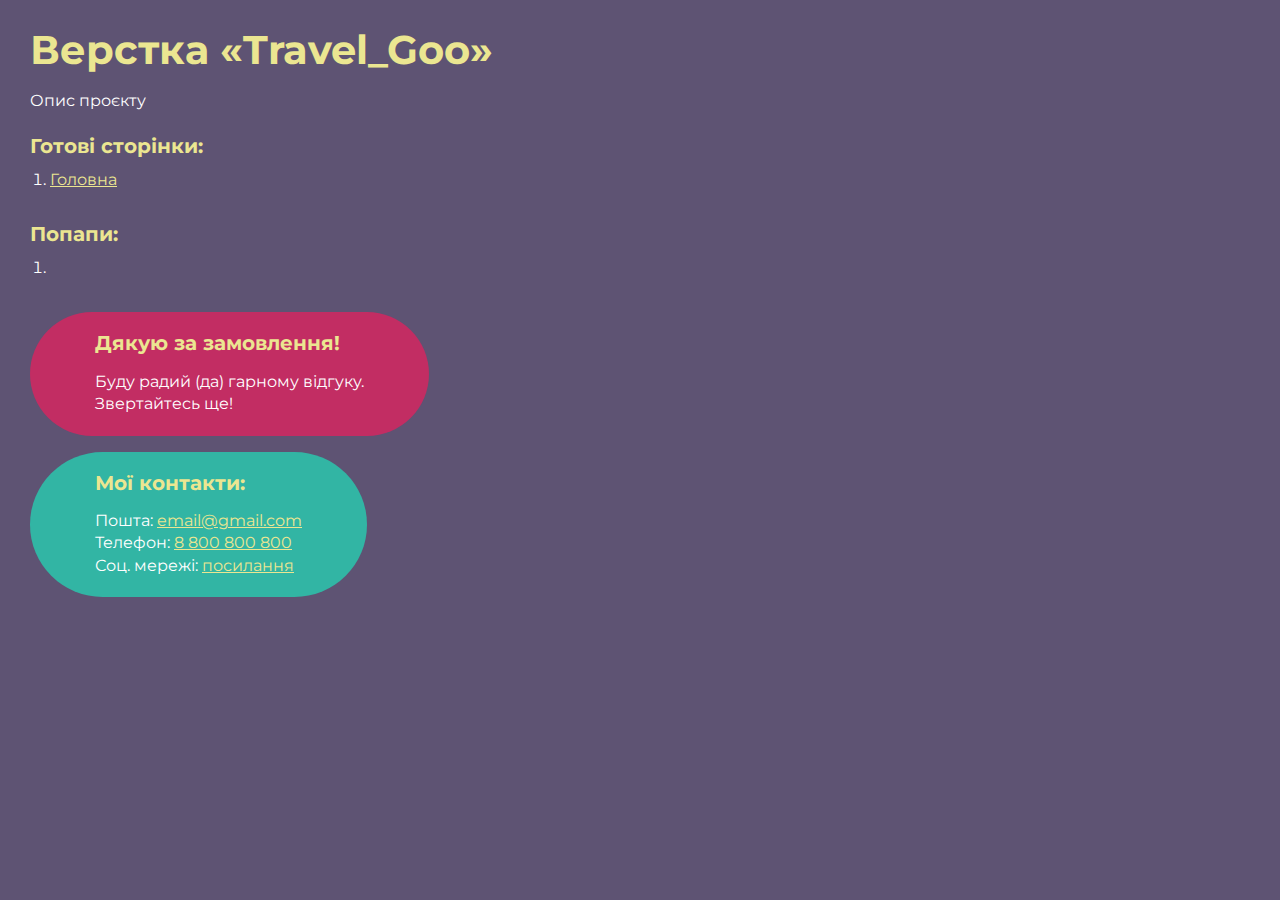
<file: index.html>
<!DOCTYPE html>
<html>

<head>
	<meta charset="UTF-8">
	<meta name="viewport" content="width=device-width, initial-scale=1.0">
	<title>Верстка «Travel_Goo»</title>
</head>

<body>
	<div class="rootpage">
		<h1>Верстка «Travel_Goo»</h1>
		<div class="rootpage__info">
			Опис проєкту
		</div>
		<h2>Готові сторінки:</h2>
		<ol class="rootpage__list">
			<li><a target="_blank" href="home.html">Головна</a></li>
		</ol>
		<h2>Попапи:</h2>
		<ol class="rootpage__list">
			<li><a target="_blank" href="home.html#"></a></li>
		</ol>
		<div class="rootpage__tnx">
			<h2>Дякую за замовлення!</h2>
			<p>Буду радий (да) гарному відгуку.</p>
			<p>Звертайтесь ще!</p>
		</div>
		<div class="rootpage__contacts">
			<h2>Мої контакти:</h2>
			<p>Пошта: <a href="mailto:email@gmail.com">email@gmail.com</a></p>
			<p>Телефон: <a href="tel:8800800800">8 800 800 800</a></p>
			<p>Соц. мережі: <a href="">посилання</a></p>
		</div>
	</div>
</body>
<style>
	@charset "UTF-8";
	@import url("https://fonts.googleapis.com/css?family=Montserrat:regular,700&display=swap");

	*,
	*::before,
	*::after {
		padding: 0px;
		margin: 0px;
		border: 0px;
		box-sizing: border-box;
	}

	html,
	body {
		height: 100%;
		margin: 0;
		padding: 0;
		min-width: 320px;
		width: 100%;
		color: #fff;
		background-color: #5e5373;
	}

	body {
		font-family: Montserrat;
		font-size: 100%;
		line-height: 1;
		font-size: 1rem;
	}

	a {
		text-decoration: underline;
		color: #ebe691
	}

	a:visited {
		text-decoration: underline;
		color: #aaa768;
	}

	a:hover {
		text-decoration: none;
	}

	ul li {
		list-style: none;
	}

	img {
		vertical-align: top;
	}

	.wrapper {
		width: 100%;
		min-height: 100%;
		overflow: hidden;
	}

	.rootpage {
		padding: 30px;
		display: flex;
		flex-direction: column;
		align-items: flex-start;
	}

	@media (max-width: 767px) {
		.rootpage {
			padding: 30px 15px;
		}
	}

	h1 {
		color: #ebe691;
		font-size: 2.5rem;
		margin: 0px 0px 1.25rem 0px;
	}

	@media (max-width: 767px) {
		h1 {
			font-size: 1.85rem;
			margin: 0px 0px 1.25rem 0px;
		}
	}

	h2 {
		color: #ebe691;
		font-size: 1.25rem;
		margin: 0px 0px 1rem 0px;
	}

	@media (max-width: 767px) {
		h2 {
			font-size: 1.125rem;
			margin: 0px 0px 1rem 0px;
		}
	}

	.rootpage__info {
		line-height: 140%;
		margin: 0px 0px 1.5rem 0px;
	}

	.rootpage__list {
		margin: 0px 0px 2.25rem 1.25rem;
	}

	.rootpage__list li:not(:last-child) {
		margin: 0px 0px 15px 0px;
	}

	.rootpage__contacts,
	.rootpage__tnx {
		border-radius: 200px;
		padding: 20px 65px;
		line-height: 140%;
	}

	@media (max-width: 767px) {

		.rootpage__contacts,
		.rootpage__tnx {
			border-radius: 40px;
			padding: 20px;
		}
	}

	.rootpage__contacts {
		background: #32b5a4;

	}

	.rootpage__contacts a {
		color: #ebe691;
	}

	.rootpage__tnx {
		background: #c22d63;
		margin: 0px 0px 1rem 0px;
	}
</style>

</html>
</file>
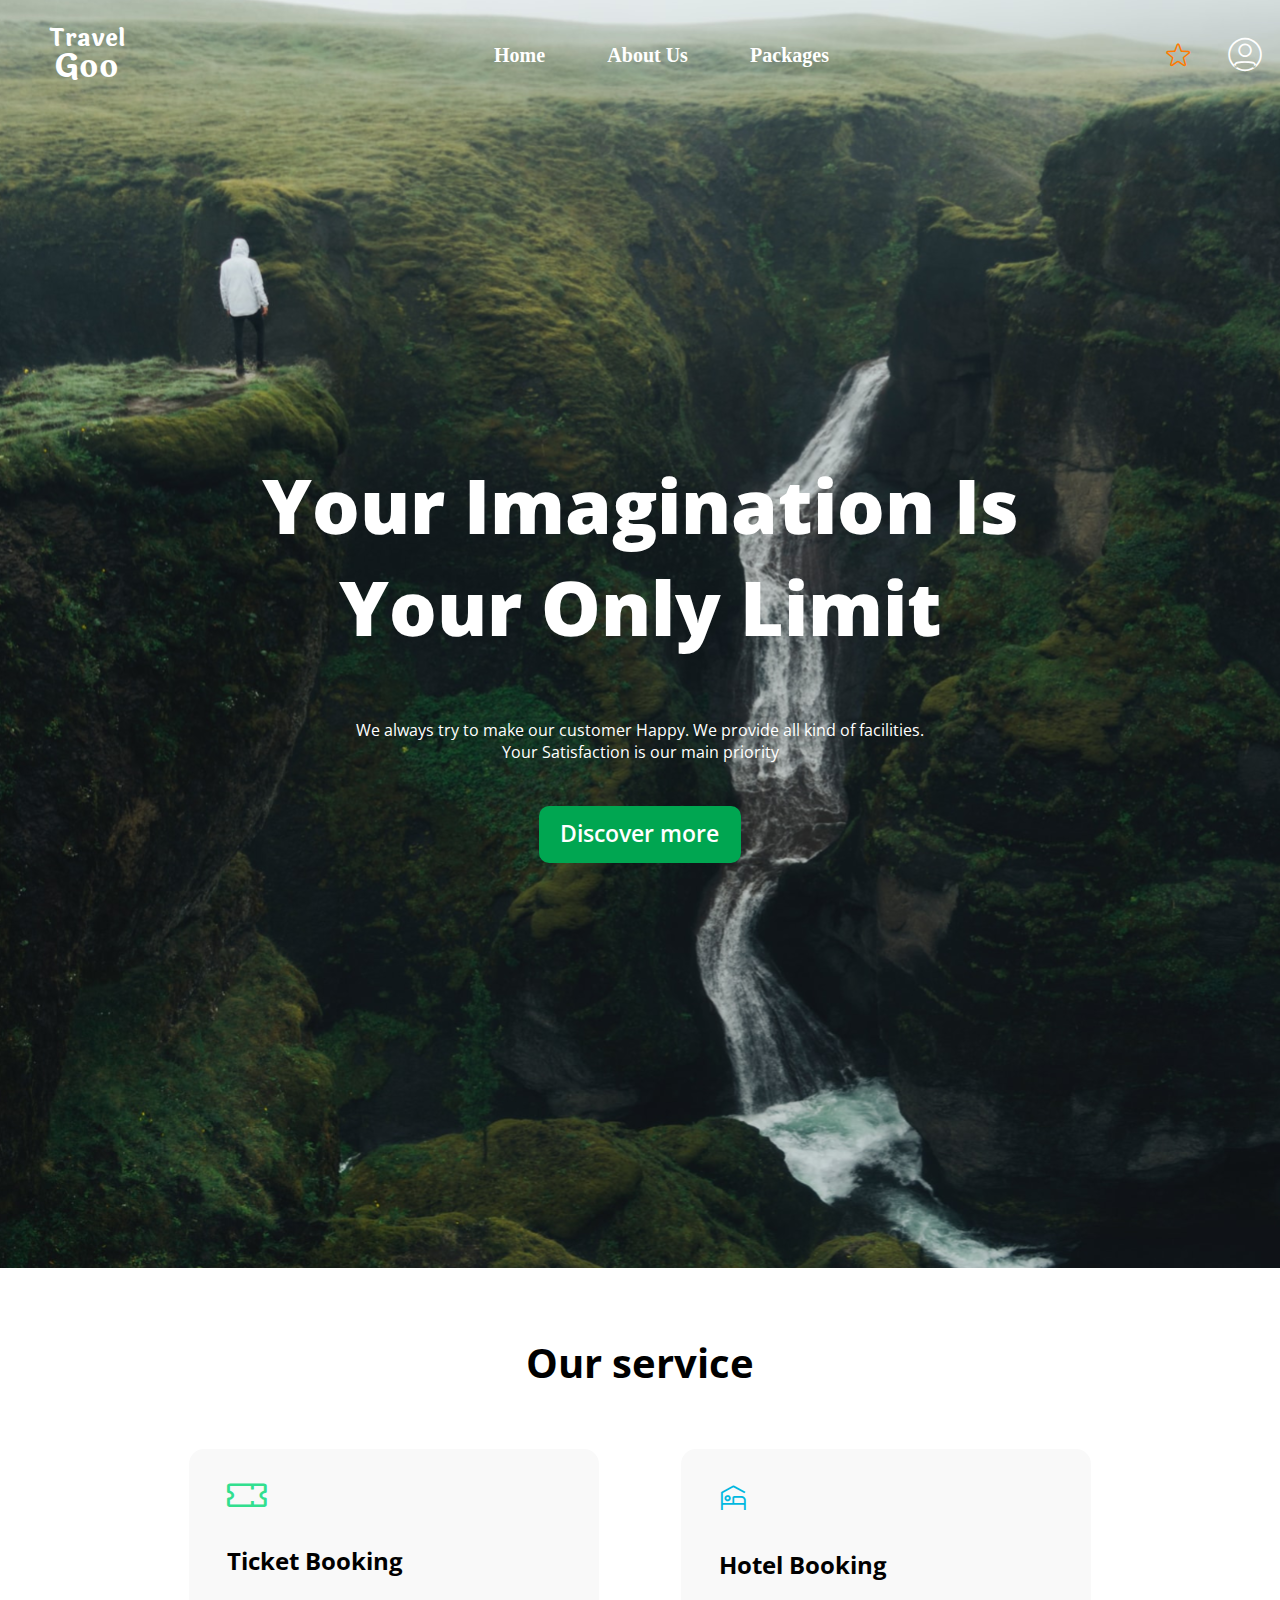
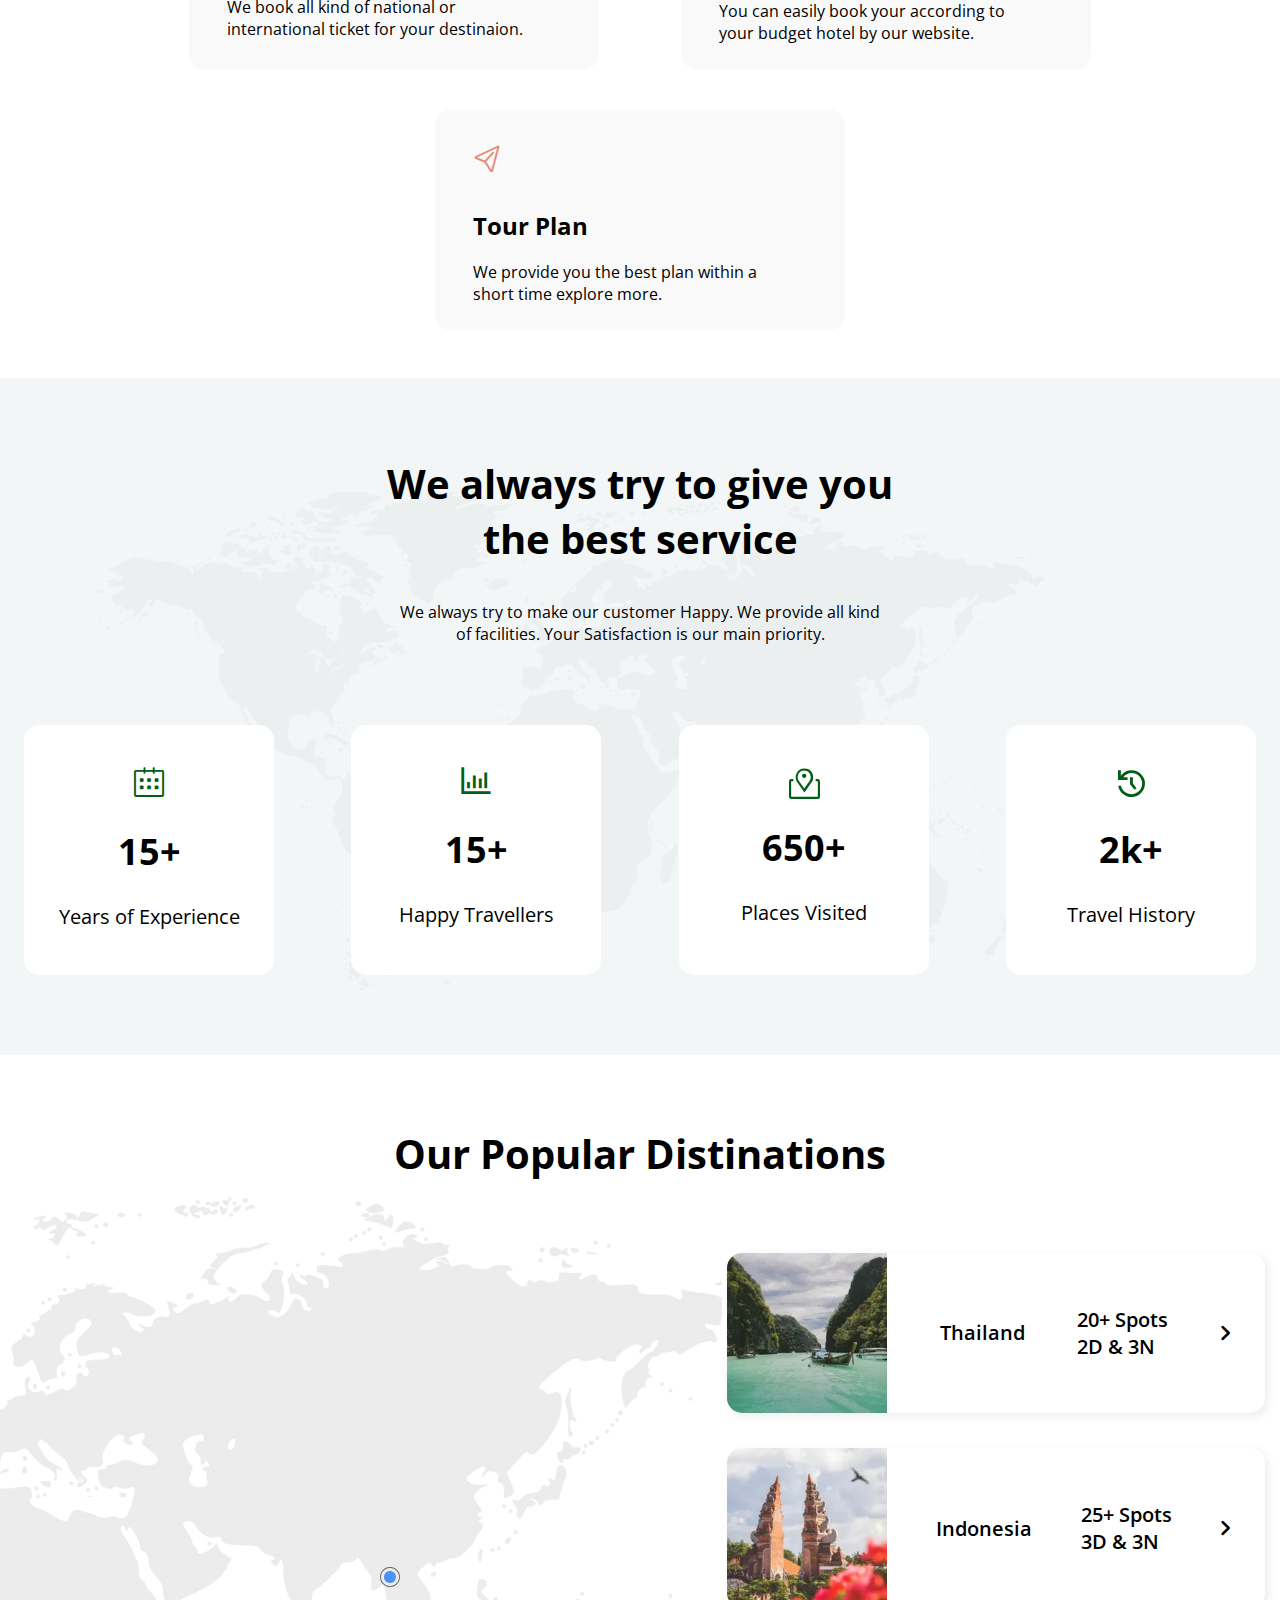
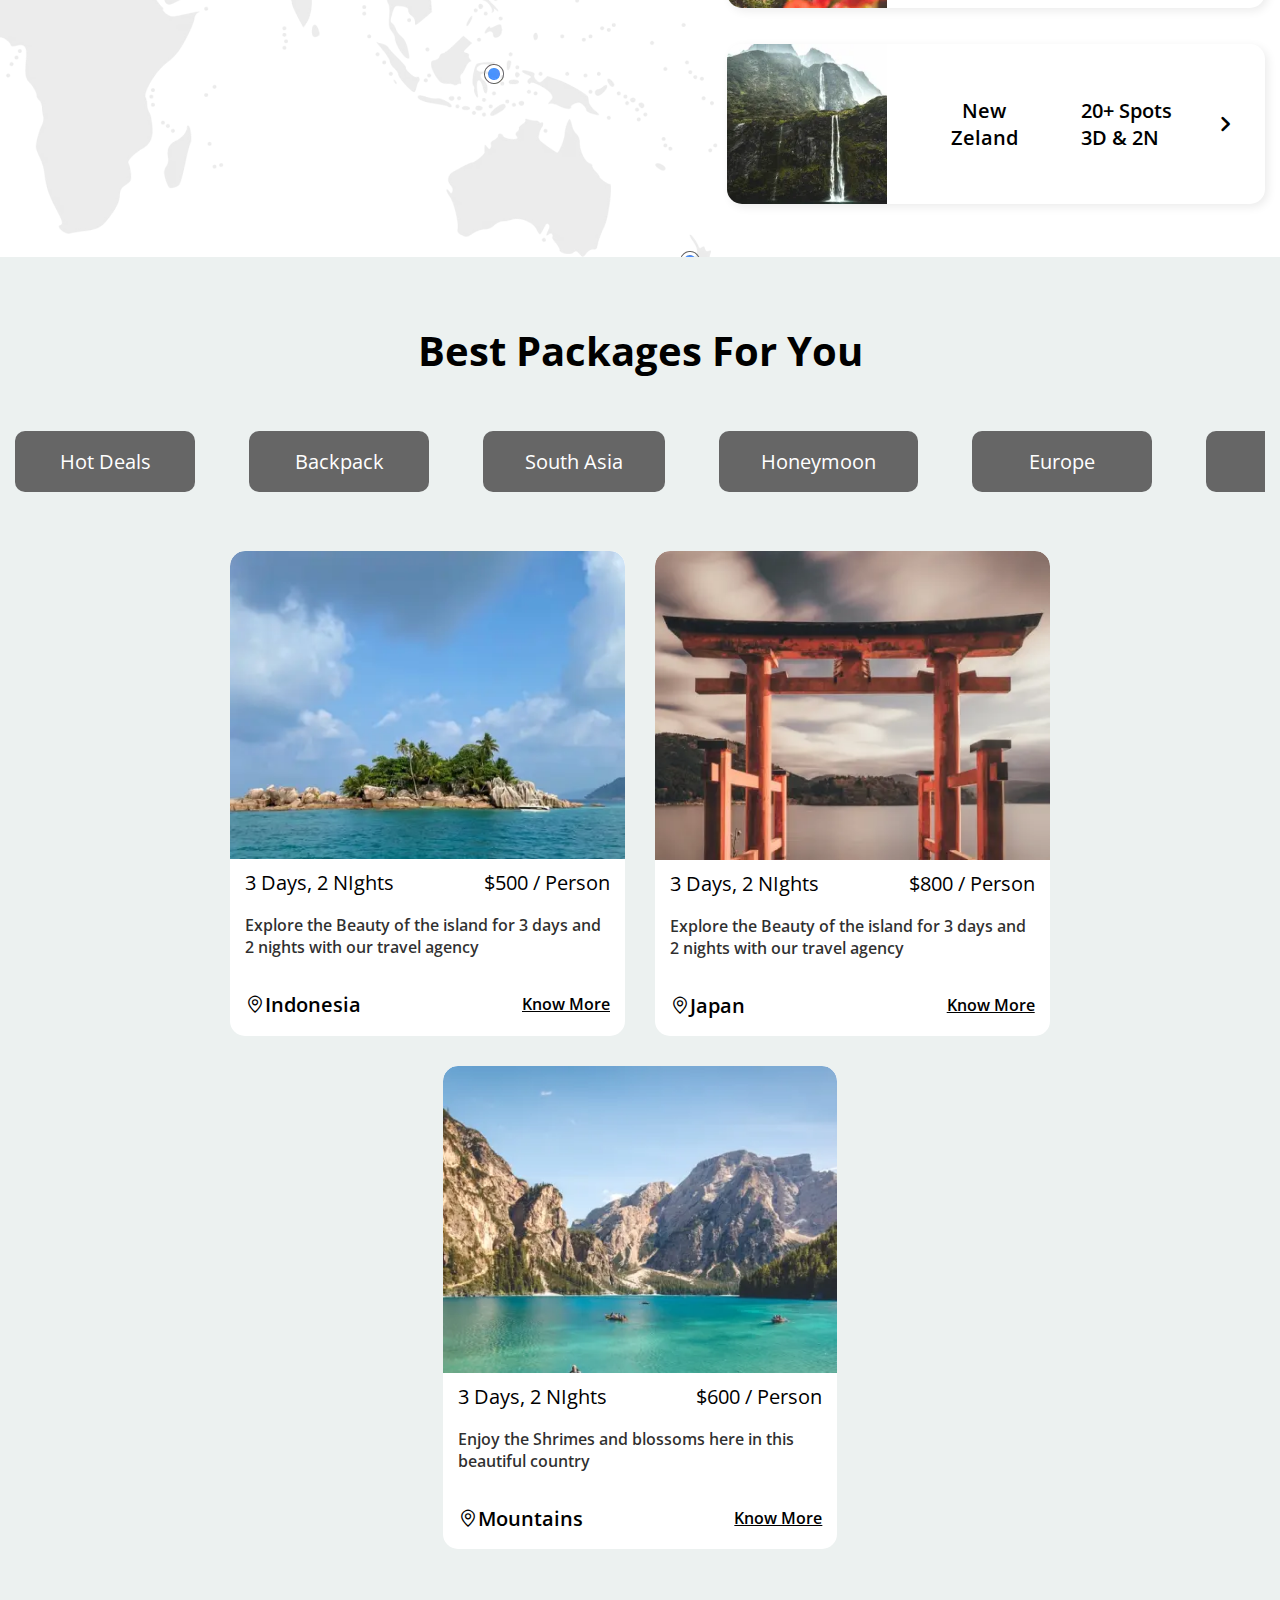
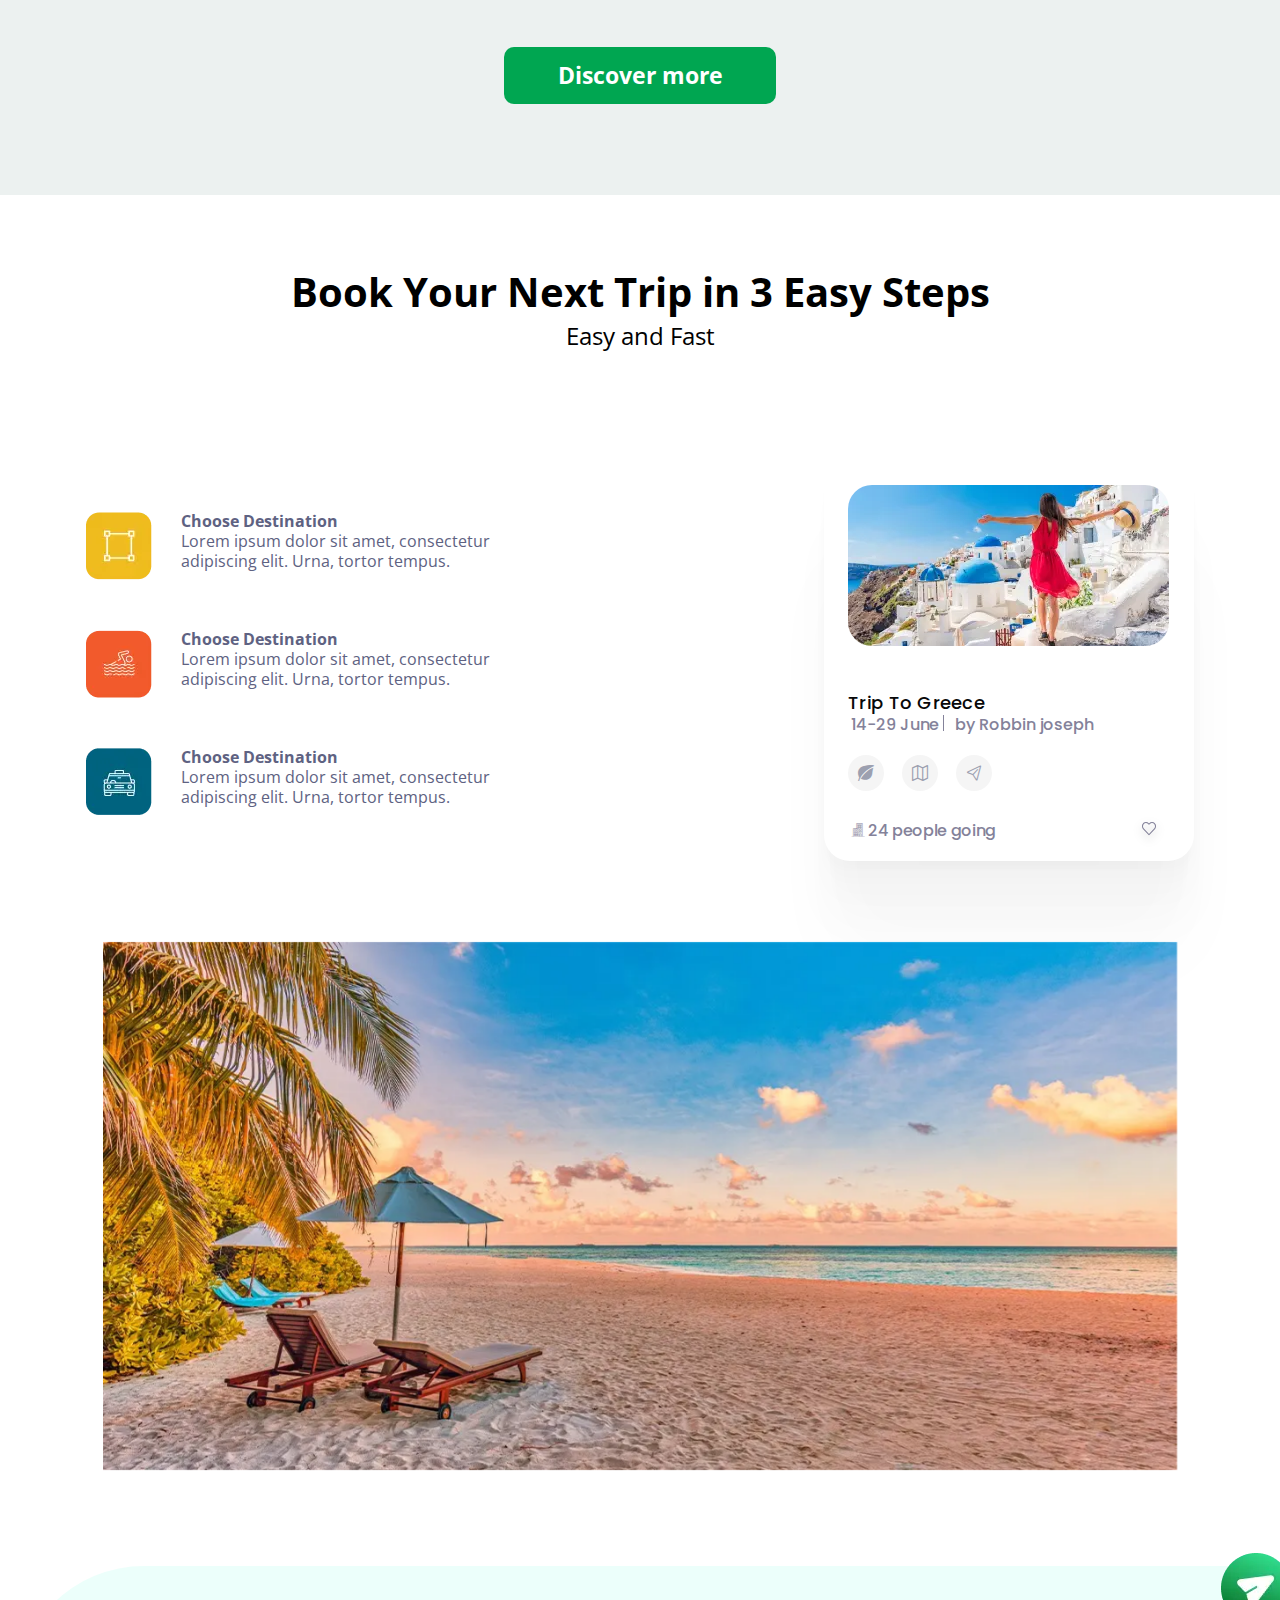
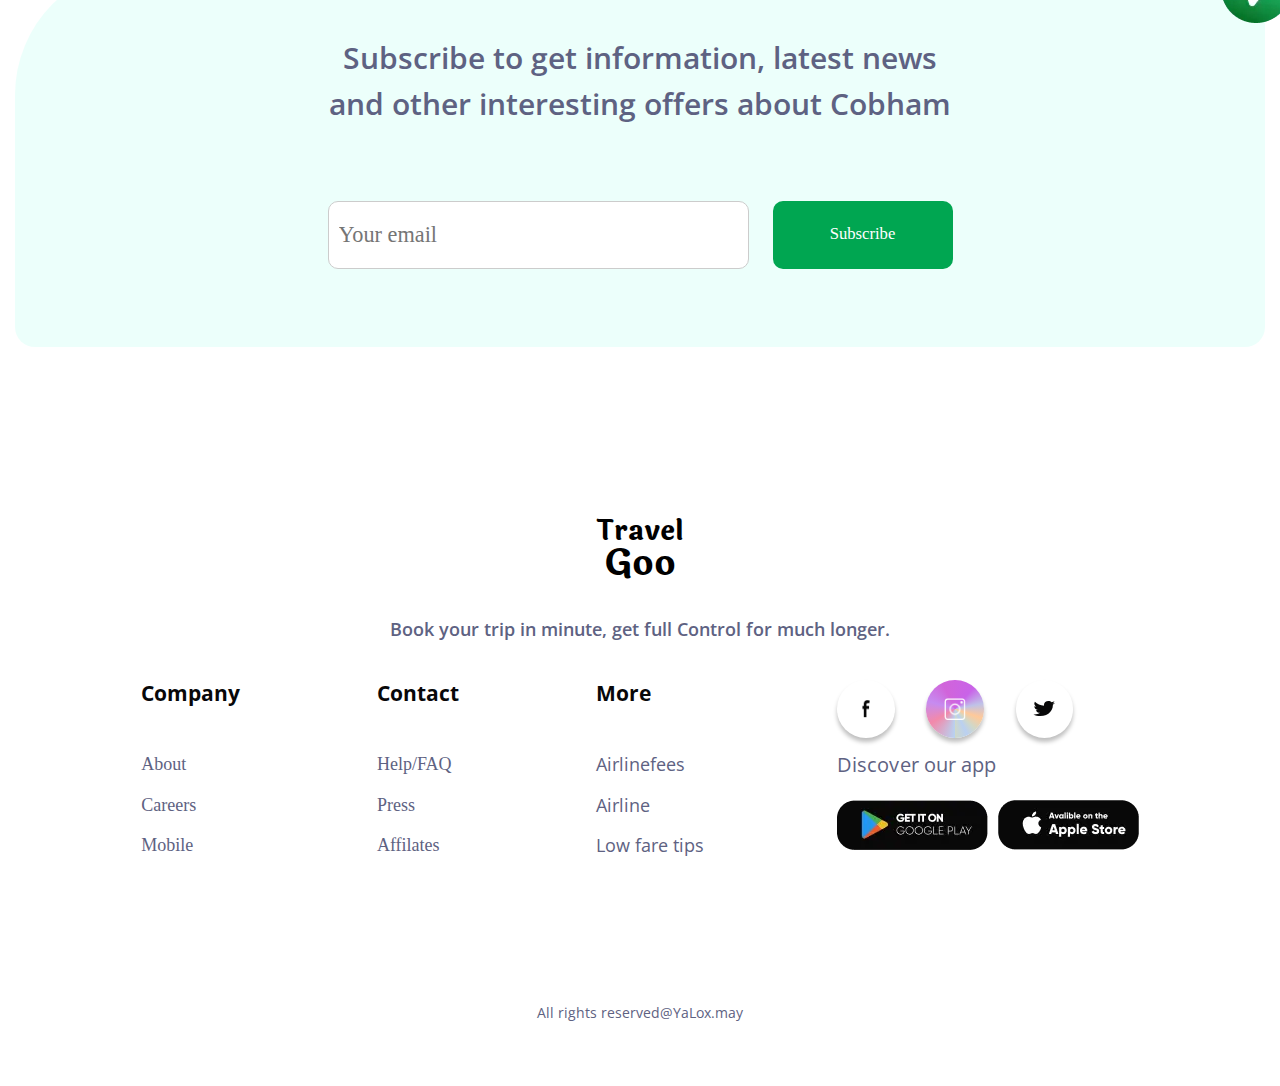
<file: home.html>
<!DOCTYPE html>
<html lang="en">

<head>
	<title>HomePage</title>
	<meta charset="UTF-8">
	<meta name="format-detection" content="telephone=no">
	<!-- <style>body{opacity: 0;}</style> -->
	<link rel="stylesheet" href="css/style.min.css?_v=20231124000740">
	<link rel="shortcut icon" href="favicon.ico">
	<!-- <meta name="robots" content="noindex, nofollow"> -->
	<meta name="viewport" content="width=device-width, initial-scale=1.0">
	<link rel="stylesheet" href="https://cdn.jsdelivr.net/npm/swiper@11/swiper-bundle.min.css?_v=20231124000740" />
</head>

<body>
	<div class="wrapper">
		<header class="header">
			<div class="header__img">
				<img src="img/hero/stefan-stefancik-6whwCHgsMiA-unsplash 1.svg" alt="img-background" class="img-background">
			</div>

			<div class="header__container">

				<div class="menu__logo">
					<div class="menu__logo-part1">Travel</div>
					<div class="menu__logo-part2">Goo</div>

				</div>
				<div class="header__menu menu">

					<nav class="menu__body">
						<ul class="menu__list">
							<li class="menu__item"><a href="#" class="menu__link">Home</a></li>
							<li class="menu__item"><a href="#" class="menu__link">About&nbspUs</a></li>
							<li class="menu__item"><a href="#" class="menu__link">Packages</a></li>
						</ul>
					</nav>
				</div>
				<div class="header__actions">

					<button type="button" data-da=".menu__body,767.98" class="_icon-star"><span></span></button>
					<button type="button" class="_icon-human"><span></span></button>
					<button type="button" class="menu__icon icon-menu"><span></span></button>
				</div>

			</div>
			<!-- Боді -->
			<div class="body__container">
				<div class="body__first_section">
					<div class="body__title">Your Imagination Is Your Only Limit</div>
					<div class="body__text">We always try to make our customer Happy. We provide all kind of facilities. Your
						Satisfaction is our main priority</div>
					<button class="body__button body__button_text">
						Discover more
					</button>

				</div>
			</div>
		</header>
		<main>
			<div class="main__container_main">
				<div class="second_section__container">
					<div class="second_section__main_text">Our service</div>

					<div class="second_section__box-container">


						<div class="second_section__box">
							<a href="#">
								<div class="box-first__icon _icon-ticket"></div>
								<div class="box-first__text_part-one">Ticket Booking</div>
								<div class="box-first__text_part-two">We book all kind of national or international
									ticket for your destinaion.</div>
							</a>
						</div>


						<div class="second_section__box">
							<a href="#">
								<div class="box-first__icon _icon-carbon_hotel"></div>
								<div class="box-first__text_part-one">Hotel Booking</div>
								<div class="box-first__text_part-two">You can easily book your according to your
									budget hotel by our website.</div>
							</a>
						</div>

						<div class="second_section__box">
							<a href="#">
								<div class="box-first__icon  _icon-paper-plane"></div>
								<div class="box-first__text_part-one"> Tour Plan</div>
								<div class="box-first__text_part-two">We provide you the best plan within a short
									time explore more.</div>
							</a>
						</div>
					</div>
				</div>


			</div>
		</main>
		<!-- ТРЕТЯ СЕКЦІЯ -->

		<div class="third_section__background">
			<div class="thirt_section__container">

				<div class="third_section">
					<div class="third_section__img">
						<img src="img/hero/world_map_PNG28 1.svg" alt="world_map" class="img-world">
					</div>

					<div class="third_section__content">
						<div class="third_section__text_part1">We always try to give you
							the best service</div>
						<div class="third_section__text_part2">We always try to make our customer Happy. We provide all kind
							of
							facilities. Your Satisfaction is our main priority.</div>




						<div class="third_section__box-container">
							<div class="third_section__box">

								<div class="third_section__box-icon  _icon-calender"></div>
								<div class="third_section__text_part-one"> 15+ </div>
								<div class="third_section__text_part-two">Years of
									Experience</div>

							</div>
							<div class="third_section__box">

								<div class="third_section__box-icon _icon-diagram"></div>
								<div class="third_section__text_part-one"> 15+ </div>
								<div class="third_section__text_part-two">Happy
									Travellers</div>

							</div>
							<div class="third_section__box">

								<div class="third_section__box-icon  _icon-carbon_map"></div>
								<div class="third_section__text_part-one"> 650+</div>
								<div class="third_section__text_part-two">Places Visited</div>

							</div>
							<div class="third_section__box">

								<div class="third_section__box-icon  _icon-reverse_timer"></div>
								<div class="third_section__text_part-one">2k+</div>
								<div class="third_section__text_part-two">Travel History</div>

							</div>
						</div>

					</div>
				</div>
			</div>
		</div>

		<!-- четверта секція -->
		<!-- четверта секція -->
		<!-- четверта секція -->
		<div class="fourth-section">
			<div class="fourth-section__title">
				<h1>Our Popular Distinations</h1>
			</div>
			<div class="fourth-section__body">
				<div class="fourth-section__image">
					<picture><source srcset="img/hero/WorldMapWithPoint.webp" type="image/webp"><img src="img/hero/WorldMapWithPoint.png" alt="img__fourth-section"></picture>
				</div>


				<div class="fourth-section__container">
					<div class="fourth-section__card card">
						<div class="card__img">
							<picture><source srcset="img/hero/Thailand.webp" type="image/webp"><img src="img/hero/Thailand.png" alt="Thailand-img"></picture>
						</div>
						<div class="card__title">
							<p>Thailand</p>
						</div>
						<div class="card__info">
							<p>20+ Spots</p>
							<p>2D & 3N</p>
						</div>
						<div class="card__arrow ">
							<a href="#" class="_icon-arrow_small"></a>
						</div>
					</div>
					<div class="fourth-section__card card">
						<div class="card__img">
							<picture><source srcset="img/hero/Indonesia.webp" type="image/webp"><img src="img/hero/Indonesia.png" alt="Indonesia-img"></picture>
						</div>
						<div class="card__title">
							<p>Indonesia</p>
						</div>
						<div class="card__info">
							<p>25+ Spots</p>
							<p>3D & 3N</p>
						</div>
						<div class="card__arrow">
							<a href="#" class="_icon-arrow_small"></a>
						</div>
					</div>
					<div class="fourth-section__card card">
						<div class="card__img">
							<picture><source srcset="img/hero/New-Zeland.webp" type="image/webp"><img src="img/hero/New-Zeland.png" alt="New-Zeland-img"></picture>
						</div>
						<div class="card__title">
							<p>New Zeland</p>
						</div>
						<div class="card__info">
							<p>20+ Spots</p>
							<p>3D & 2N</p>
						</div>
						<div class="card__arrow">
							<a href="#" class="_icon-arrow_small"></a>
						</div>
					</div>
				</div>

			</div>


		</div>

		<div class="main__five five">
			<div class="main__container">
				<div class="five__section">

					<div class="five__title">
						<h1>Best Packages For You</h1>
					</div>
					<div class="five__menu">
						<div class="tabs__slider swiper">
							<div class="tabs__wrapper swiper-wrapper">
								<div class="tabs__slide swiper-slide"> <a href="#"> Hot Deals </a> </div>
								<div class="tabs__slide swiper-slide"> <a href="#"> Backpack </a></div>
								<div class="tabs__slide swiper-slide"> <a href="#"> South Asia </a></div>
								<div class="tabs__slide swiper-slide"> <a href="#"> Honeymoon </a></div>
								<div class="tabs__slide swiper-slide"> <a href="#"> Europe </a></div>
								<div class="tabs__slide swiper-slide"> <a href="#"> More </a></div>

							</div>
						</div>
					</div>
					<div class="five__container">
						<!-- 1 -->
						<div class="five__cards cards">
							<div class="cards__img">
								<picture><source srcset="img/hero/Indonesia-page-five.webp" type="image/webp"><img src="img/hero/Indonesia-page-five.png" alt="Indonesia-img"></picture>
							</div>
							<div class="cards__body">
								<div class="cards__info">
									<p>3 Days, 2 NIghts</p>
									<p>$500 / Person</p>
								</div>
								<div class="cards__description">
									Explore the Beauty of the island for 3 days
									and 2 nights with our travel agency
								</div>
								<div class="cards__place ">
									<div class="cards__country _icon-location">
										<p>Indonesia</p>
									</div>
									<div class="cards__action">
										<p><a href="#">Know More</a></p>
									</div>
								</div>

							</div>
						</div>




						<!-- 2 -->
						<div class="five__cards cards">
							<div class="cards__img">
								<picture><source srcset="img/hero/Japan.webp" type="image/webp"><img src="img/hero/Japan.png" alt="japan-img"></picture>
							</div>
							<div class="cards__body">
								<div class="cards__info">
									<p>3 Days, 2 NIghts</p>
									<p>$800 / Person</p>
								</div>
								<div class="cards__description">
									<p>Explore the Beauty of the island for 3 days
										and 2 nights with our travel agency</p>
								</div>
								<div class="cards__place ">
									<div class="cards__country _icon-location">
										<p>Japan</p>
									</div>
									<div class="cards__action">

										<p><a href="#">Know More</a></p>
									</div>
								</div>
							</div>
						</div>


						<!-- 3 -->
						<div class="five__cards cards">
							<div class="cards__img">
								<picture><source srcset="img/hero/Mountains.webp" type="image/webp"><img src="img/hero/Mountains.png" alt="mountains-img"></picture>
							</div>
							<div class="cards__body">
								<div class="cards__info">

									<p>3 Days, 2 NIghts</p>
									<p>$600 / Person</p>
								</div>
								<div class="cards__description">
									<p>Enjoy the Shrimes and blossoms here in
										this beautiful country</p>
								</div>
								<div class="cards__place">
									<div class="cards__country _icon-location">
										<p>Mountains</p>
									</div>
									<div class="cards__action">
										<p><a href="#">Know More</a></p>
									</div>
								</div>

							</div>
						</div>
					</div>
					<button class="five__buttons">
						<p>Discover more</p>
					</button>
				</div>
			</div>
		</div>





		<!-- ШОСТА СЕКЦІЯ -->

		<div class="main__six six">
			<!-- <picture><source srcset="img/hero/bluebluer.webp" type="image/webp"><img src="img/hero/bluebluer.png" alt="bluer" class="bluer"></picture> -->
			<div class="six__section">

				<div class="six__title">
					<p>Book Your Next Trip in 3 Easy Steps</p>
				</div>
				<div class="six__second-title">
					<p>Easy and Fast</p>
				</div>
				<!-- блок карточок -->
				<div class="six__info info"> <!-- всі блоки -->




					<div class="info__contents contents"> <!-- три блоки -->
						<!-- перша карточка -->
						<div class="contents__card-function card-function"> <!-- оболочка блоку -->
							<div class="card-function__img">
								<picture><source srcset="img/hero/destination.webp" type="image/webp"><img src="img/hero/destination.png" alt="destination"></picture>
							</div>

							<div class="card-function__text-contant text-contant">
								<div class="text-contant__info">
									<p>Choose Destination</p>
								</div>
								<div class="text-contant__opportunities">
									<p>Lorem ipsum dolor sit amet, consectetur
										adipiscing elit. Urna, tortor tempus. </p>
								</div>
							</div>
						</div>
						<!-- друга карточка -->
						<div class="contents__card-function card-function">
							<div class="card-function__img">
								<picture><source srcset="img/hero/Payment.webp" type="image/webp"><img src="img/hero/Payment.png" alt="payment"></picture>
							</div>
							<div class="card-function__text-contant text-contant">
								<div class="text-contant__info">
									<p>Choose Destination</p>
								</div>
								<div class="text-contant__opportunities">
									<p>Lorem ipsum dolor sit amet, consectetur
										adipiscing elit. Urna, tortor tempus. </p>
								</div>
							</div>
						</div>
						<!-- третя карточка -->
						<div class="contents__card-function card-function">
							<div class="card-function__img">
								<picture><source srcset="img/hero/car.webp" type="image/webp"><img src="img/hero/car.png" alt="payment"></picture>
							</div>
							<div class="card-function__text-contant text-contant">
								<div class="text-contant__info">
									<p>Choose Destination</p>
								</div>
								<div class="text-contant__opportunities">
									<p>Lorem ipsum dolor sit amet, consectetur
										adipiscing elit. Urna, tortor tempus. </p>
								</div>
							</div>
						</div>
					</div>
					<!-- другий блок з картинкою -->


					<div class="six__article articlex"> <!--блок другого блоку-->

						<div class="articlex__img ">

							<picture><source srcset="img/hero/Greece.webp" type="image/webp"><img src="img/hero/Greece.jpg" alt="Greece"></picture>
						</div>
						<div class="articlex__media-card">
							<div class="articlex__place-country ">
								<p>Trip To Greece</p>
							</div>
							<div class="articlex__date">

								<p>14-29 June</p>

								<p>by Robbin joseph</p>
							</div>
							<div class="articlex__action action-icons">
								<div class="action-icons__firth">
									<a href="#" class="_icon-leaf"></a>
								</div>
								<div class="action-icons__two">
									<a href="#" class="_icon-map"></a>
								</div>
								<div class="action-icons__three">
									<a href="#" class="_icon-paper-plane"></a>
								</div>
							</div>
							<div class="articlex__member member">
								<div class="member__people _icon-building">
									<p>24 people going</p>
								</div>
								<div class="member_heart-action heart-action">

									<div class="heart-action">
										<a href="" class="_icon-heart" id="heart-icon"></a>
										<div class="hidden-content" id="hidden-content"> <!-- Цілий блок -->
											<!-- Ваш додатковий контент тут -->

											<picture><source srcset="img/hero/towers.webp" type="image/webp"><img src="img/hero/towers.png" alt="towers" class="hidden-content__towers"></picture>
											<div class="heart-action__info text-info"> <!-- інфа без картинки -->
												<div class="text-info__title">
													<p> Ongoing</p>
												</div>
												<div class="text-info__about">
													<p>Trip to rome</p>
												</div>
												<div class="text-info__about-complete">
													<p>40%</p>
													<p>completed</p>
												</div>
												<div class="text-info__line">
													<picture><source srcset="img/hero/lineprocent.webp" type="image/webp"><img src="img/hero/lineprocent.png" alt="line"></picture>
												</div>
											</div>
										</div>
									</div>

								</div>
							</div>
						</div>
					</div>



				</div>
			</div>
		</div>


		<!-- Сьома секція, слайдер -->
		<div class="main__seven seven">

			<div class="seven-section__container">
				<div class="seven-section__title">
					<!-- <p>What People Say About Us</p> -->
				</div>
				<div class="image-slider swiper-container">
					<div class="image-slider__wrapper swiper-wrapper">
						<!-- картинки -->

						<div class="image-slider__slide swiper-slide">
							<div class="image-slider__image">
								<picture><source srcset="img/hero/seven-room.webp" type="image/webp"><img src="img/hero/seven-room.png" alt="room"></picture>
							</div>
						</div>
						<div class="image-slider__slide swiper-slide">
							<div class="image-slider__image">
								<picture><source srcset="img/hero/see.webp" type="image/webp"><img src="img/hero/see.png" alt="room"></picture>
							</div>
						</div>
						<div class="image-slider__slide swiper-slide">
							<div class="image-slider__image">
								<picture><source srcset="img/hero/China.webp" type="image/webp"><img src="img/hero/China.png" alt="room"></picture>
							</div>
						</div>
						<div class="image-slider__slide swiper-slide">
							<div class="image-slider__image">
								<picture><source srcset="img/hero/sea-two.webp" type="image/webp"><img src="img/hero/sea-two.png" alt="room"></picture>
							</div>
						</div>
						<div class="image-slider__slide swiper-slide">
							<div class="image-slider__image">
								<picture><source srcset="img/hero/cat-two.webp" type="image/webp"><img src="img/hero/cat-two.jpg" alt="china"></picture>
							</div>
						</div>
						<div class="image-slider__slide swiper-slide">
							<div class="image-slider__image">
								<picture><source srcset="img/hero/cat.webp" type="image/webp"><img src="img/hero/cat.png" alt="cat"></picture>
							</div>

						</div>

					</div>

				</div>

			</div>

		</div>




		<div class="main__eight eight">
			<div class="eight__container">
				<div class="eight__contant contant"> <!-- весь блок -->
					<div class="contant__image">
						<picture><source srcset="img/hero/greentg.webp" type="image/webp"><img src="img/hero/greentg.png" alt="greentg"></picture>
					</div>


					<div class="contant__title">
						<p>Subscribe to get information, latest news and other interesting offers about Cobham</p>
					</div>

					<form class="contant__form" action="#" method="post"> <!-- форма -->
						<div class="contant__input">
							<label for="email" class="input-eight">

								<input type="text" id="email" placeholder="Your email">
							</label>
						</div>

						<button type="submit" class="contant__subscribe-button">Subscribe</button>
					</form>
				</div>
			</div>
		</div>

		<div class="main__dawn dawn">
			<div class="dawn__container container">
				<div class="container__travel-goo travel-goo"> <!--Лівий контейнер -->
					<div class="travel-goo__first">
						<p>Travel</p>
						<p>Goo</p>
					</div>
					<div class="travel--goo__two">
						<p>Book your trip in minute, get full Control for much longer.</p>
					</div>
				</div>
				<div class="container__active"> <!-- всі ліві дс флекс -->
					<div class="active__info info">
						<div class="info__company company">
							<p>Company</p>
							<div class="company__more-info"> <!-- дф колумн -->
								<a href="#" class="underline-one">About</a>
								<a href="#" class="underline-one">Careers</a>
								<a href="#" class="underline-one">Mobile</a>
							</div>
						</div>
						<div class="info__contact contact">
							<p>Contact</p>
							<div class="contact__more-info"><!-- дф колумн -->
								<a href="#" class="underline-one">Help/FAQ</a>
								<a href="#" class="underline-one">Press</a>
								<a href="#" class="underline-one">Affilates</a>
							</div>
						</div>
						<div class="info__more more">
							<p>More</p>
							<div class="more__more-info"><!-- дф колумн -->
								<a href="#" class="underline-one">Airlinefees</a>
								<a href="#" class="underline-one">Airline</a>
								<a href="#" class="underline-one">Low&nbspfare&nbsptips</a>
							</div>
						</div>
					</div>
					<div class="active__logos logos">
						<div class="logos__social-networks social-networks ">
							<a href="#">
								<div class="social-networks__facebook">
									<picture><source srcset="img/hero/Facebook.webp" type="image/webp"><img src="img/hero/Facebook.png" alt=""></picture>
								</div>
							</a>
							<a href="#">
								<div class="social-networks-inst">
									<picture><source srcset="img/hero/instagram.webp" type="image/webp"><img src="img/hero/instagram.png" alt=""></picture>
								</div>
								</href=>
								<a href="#">
									<div class="social-networks-twitter">
										<img src="img/hero/twitter.svg" alt="">
									</div>
								</a>
						</div>
						<div class="logos__discover-our-app discover-our-app">
							<p>Discover our app</p>
							<div class="discover-our-app__app">
								<a href="#"><picture><source srcset="img/hero/google-play.webp" type="image/webp"><img src="img/hero/google-play.png" alt="#"></picture></a>
								<a href="#"><picture><source srcset="img/hero/apple.webp" type="image/webp"><img src="img/hero/apple.png" alt="#"></picture></a>
							</div>
						</div>
					</div>
				</div>

			</div>
			<div class="container__made">
				<p>All rights reserved@YaLox.may</p>
			</div>
		</div>
		<main class="page">
		</main>



	</div>


	<script src="https://cdn.jsdelivr.net/npm/swiper@11/swiper-bundle.min.js?_v=20231124000740"></script>
	<script src="js/app.min.js?_v=20231124000740"></script>
</body>

</html>
</file>
<file: css/style.min.css>
@charset "UTF-8";@import url(https://fonts.googleapis.com/css?family=Open+Sans:regular,600,700,800&display=swap);@import url(https://fonts.googleapis.com/css?family=Laila:700&display=swap);@import url(https://fonts.googleapis.com/css?family=Poppins:regular,600&display=swap);@font-face{font-family:icons;font-display:swap;src:url(../fonts/icons.woff2) format("woff2"),url(../fonts/icons.woff) format("woff");font-weight:400;font-style:normal}[class*=_icon-]:before{font-family:icons;font-style:normal;font-weight:400;font-variant:normal;text-transform:none;line-height:1;-webkit-font-smoothing:antialiased;-moz-osx-font-smoothing:grayscale}[class*=_icon-]:before{display:block}._icon-arrow_big:before{content:"\e900"}._icon-arrow_small:before{content:"\e901"}._icon-bird:before{content:"\e902"}._icon-building:before{content:"\e903"}._icon-calender:before{content:"\e904"}._icon-carbon_hotel:before{content:"\e905"}._icon-carbon_map:before{content:"\e906"}._icon-diagram:before{content:"\e907"}._icon-heart:before{content:"\e908"}._icon-human:before{content:"\e909"}._icon-instagram:before{content:"\e90a"}._icon-leaf:before{content:"\e90b"}._icon-location:before{content:"\e90c"}._icon-map:before{content:"\e90d"}._icon-paper-plane:before{content:"\e90e"}._icon-Rectangle-22:before{content:"\e90f"}._icon-reverse_timer:before{content:"\e910"}._icon-send:before{content:"\e911"}._icon-star:before{content:"\e912"}._icon-ticket:before{content:"\e913"}._icon-Vector-5:before{content:"\e914"}*{padding:0;margin:0;border:0}*,:after,:before{-webkit-box-sizing:border-box;box-sizing:border-box}body,html{height:100%;min-width:320px}body{color:#fff;line-height:1;font-family:"";font-size:1rem;-ms-text-size-adjust:100%;-moz-text-size-adjust:100%;-webkit-text-size-adjust:100%;-webkit-font-smoothing:antialiased;-moz-osx-font-smoothing:grayscale}button,input,textarea{font-family:"";font-size:inherit;line-height:inherit}button{cursor:pointer;color:inherit;background-color:transparent}a{color:inherit;text-decoration:none}ul li{list-style:none}img{vertical-align:top}h1,h2,h3,h4,h5,h6{font-weight:inherit;font-size:inherit}.lock body{overflow:hidden;-ms-touch-action:none;touch-action:none;-ms-scroll-chaining:none;overscroll-behavior:none}.wrapper{min-height:100%;display:-webkit-box;display:-ms-flexbox;display:flex;-webkit-box-orient:vertical;-webkit-box-direction:normal;-ms-flex-direction:column;flex-direction:column;overflow:hidden}@supports (overflow:clip){.wrapper{overflow:clip}}.wrapper>main{-webkit-box-flex:1;-ms-flex:1 1 auto;flex:1 1 auto}.wrapper>*{min-width:0}[class*=__container]{max-width:92.5rem;margin:0 auto;padding:0 .9375rem}[class*=-ibg]{position:relative}[class*=-ibg] img{position:absolute;width:100%;height:100%;top:0;left:0;-o-object-fit:cover;object-fit:cover}[class*=-ibg--contain] img{-o-object-fit:contain;object-fit:contain}.header{position:relative;overflow:hidden}.header__img{position:absolute;width:100%;left:0;top:0;height:100%;-o-object-fit:cover;object-fit:cover}.header__img img{position:absolute;width:100%;left:0;top:0;height:100%;-o-object-fit:cover;object-fit:cover}.header{position:relative;top:0;left:0;width:100%}.header__container{position:relative;display:-webkit-box;display:-ms-flexbox;display:flex;-webkit-box-align:center;-ms-flex-align:center;align-items:center;color:#fff;z-index:111}.header__menu{-webkit-box-flex:1;-ms-flex:1 1 auto;flex:1 1 auto}.header__actions{position:relative;z-index:5;display:-webkit-box;display:-ms-flexbox;display:flex;font-size:40px;gap:2.125rem;-webkit-box-align:center;-ms-flex-align:center;align-items:center}.header__actions ._icon-star{color:#ff7a00;font-size:26px}.menu{padding:0 .625rem}.menu__logo{position:relative;z-index:5;display:-webkit-box;display:-ms-flexbox;display:flex;-webkit-box-orient:vertical;-webkit-box-direction:normal;-ms-flex-direction:column;flex-direction:column;text-align:center}.menu__logo-part1{text-align:center;font-family:Laila;font-size:24px;font-style:normal;font-weight:700}.menu__logo-part2{font-family:Laila;font-size:32px;font-style:normal;font-weight:700}.menu__list{display:-webkit-box;display:-ms-flexbox;display:flex;-webkit-box-align:center;-ms-flex-align:center;align-items:center;-webkit-box-pack:center;-ms-flex-pack:center;justify-content:center;-webkit-column-gap:4.5rem;-moz-column-gap:4.5rem;column-gap:4.5rem;row-gap:.625rem;-ms-flex-wrap:wrap;flex-wrap:wrap;font-family:OpenSans;font-size:20px;font-style:normal;font-weight:600;line-height:normal}.menu__link{-webkit-transition:color .3s ease 0s;transition:color .3s ease 0s}.icon-menu{display:none}.body{position:relative}.body__container{position:relative;color:#fff}.body__first_section{display:-webkit-box;display:-ms-flexbox;display:flex;-webkit-box-align:center;-ms-flex-align:center;align-items:center;-webkit-box-pack:center;-ms-flex-pack:center;justify-content:center;-webkit-box-orient:vertical;-webkit-box-direction:normal;-ms-flex-direction:column;flex-direction:column}.body__title{text-align:center;font-family:Open Sans;font-size:75px;font-style:normal;font-weight:800;line-height:normal;max-width:48.6875rem;-webkit-box-pack:center;-ms-flex-pack:center;justify-content:center}.body__text{text-align:center;font-family:Open Sans;font-size:16px;font-style:normal;font-weight:400;line-height:normal;max-width:35.5rem}.body__button{display:-webkit-box;display:-ms-flexbox;display:flex;-webkit-box-pack:center;-ms-flex-pack:center;justify-content:center;-webkit-box-align:center;-ms-flex-align:center;align-items:center;margin-top:2.6875rem;background-color:#00a651;border-radius:10px;-webkit-transition:background-color .5s ease,border-color .5s ease,border-radius .5s ease,color .5s ease;transition:background-color .5s ease,border-color .5s ease,border-radius .5s ease,color .5s ease}.body__button_text{color:#fff;font-family:"Open Sans",sans-serif;font-size:24px;font-weight:600}.main__container_main{display:-webkit-box;display:-ms-flexbox;display:flex;color:#000;height:100%}.second_section__container{width:100%}.second_section__main_text{text-align:center;font-family:Open Sans;font-size:40px;font-style:normal;font-weight:700}.second_section__box-container{-ms-flex-pack:distribute;justify-content:space-around;height:100%;width:100%;display:-webkit-box;display:-ms-flexbox;display:flex;padding-bottom:5.5rem;-ms-flex-wrap:wrap;flex-wrap:wrap;-webkit-box-pack:center;-ms-flex-pack:center;justify-content:center}.second_section__box{width:25.625rem;min-height:12.5rem;background-color:#f9f9f9;padding-left:2.375rem;border-radius:.9375rem;-webkit-transition:background-color .5s ease,-webkit-transform .5s ease,-webkit-box-shadow .5s ease;transition:background-color .5s ease,-webkit-transform .5s ease,-webkit-box-shadow .5s ease;transition:transform .5s ease,background-color .5s ease,box-shadow .5s ease;transition:transform .5s ease,background-color .5s ease,box-shadow .5s ease,-webkit-transform .5s ease,-webkit-box-shadow .5s ease}.second_section__box .box-first__icon{padding-top:2.1875rem}.second_section__box .box-first__icon :first-child{padding-top:2.75rem}.second_section__box .box-first__text_part-one{color:#000;padding-top:2.25rem;font-family:Open Sans;font-size:24px;font-style:normal;font-weight:700;line-height:normal}.second_section__box .box-first__text_part-one :first-child{padding-top:2.75rem}.second_section__box .box-first__text_part-two{padding-top:1.1875rem;color:#000;width:20rem;font-family:Open Sans;font-size:16px;font-style:normal;font-weight:400;line-height:normal}.second_section__box ._icon-ticket{color:#32df8f;font-size:24px}.second_section__box ._icon-carbon_hotel{color:#00b8e0;font-size:28px}.second_section__box ._icon-paper-plane{color:#e48b78;font-size:28px}.third_section__img{position:relative;max-width:100%;max-height:100%;z-index:-1}.third_section__img img{position:absolute;-o-object-position:center;object-position:center}.third_section__background{width:100%;height:100%;background:rgba(0,88,83,.05)}.thirt_section__container{overflow:hidden;top:0;left:0;width:100%}.third_section__content{position:relative;color:#000;display:-webkit-box;display:-ms-flexbox;display:flex;-webkit-box-orient:vertical;-webkit-box-direction:normal;-ms-flex-direction:column;flex-direction:column;text-align:center;z-index:400}.third_section__text_part1{font-family:Open Sans;font-size:40px;font-style:normal;font-weight:700;line-height:normal;max-width:32.375rem;-webkit-box-orient:vertical;-webkit-box-direction:normal;-ms-flex-direction:column;flex-direction:column;margin:0 auto}.third_section__text_part2{margin:0 auto;padding-top:2.148125rem;text-align:center;font-family:Open Sans;font-size:16px;font-style:normal;font-weight:400;line-height:normal;max-width:30.9375rem}.third_section__box-container{display:-webkit-box;display:-ms-flexbox;display:flex;gap:8.5rem;-webkit-box-pack:space-evenly;-ms-flex-pack:space-evenly;justify-content:space-evenly;-ms-flex-wrap:wrap;flex-wrap:wrap}.third_section__box{border-radius:15px;background:#fff;width:15.625rem;height:15.625rem;color:#000}.third_section__box-icon{font-size:28px;color:#005f15}.third_section__box-icon :first-child{font-size:2.25rem}.third_section__text_part-one{font-family:Open Sans;font-size:36px;font-style:normal;font-weight:700;line-height:normal;padding-top:1.875rem}.third_section__text_part-two{padding-top:1.709375rem;text-align:center;font-family:Open Sans;font-size:20px;font-style:normal;font-weight:400;line-height:normal;max-width:100%}._icon-calender{padding-top:2.625rem;font-size:1.875rem}._icon-diagram{padding-top:2.625rem}._icon-carbon_map{padding-top:2.5rem;-webkit-transform:scale(1.25);-ms-transform:scale(1.25);transform:scale(1.25)}._icon-reverse_timer{padding-top:2.625rem;-webkit-transform:scale(1.15);-ms-transform:scale(1.15);transform:scale(1.15)}.fourth-section__title{color:#000;text-align:center;font-family:Open Sans;font-size:40px;font-style:normal;font-weight:700;line-height:normal}.fourth-section__body{display:-webkit-box;display:-ms-flexbox;display:flex;padding-top:4.5rem;-webkit-box-align:center;-ms-flex-align:center;align-items:center;position:relative}.fourth-section__image{-webkit-box-flex:0;-ms-flex:0 1 44.675926%;flex:0 1 44.675926%}.fourth-section__image img{max-width:100%;position:absolute;top:0;left:0}.fourth-section__container{display:-webkit-box;display:-ms-flexbox;display:flex;-webkit-box-flex:0;-ms-flex:0 1 38.136574%;flex:0 1 38.136574%;-webkit-box-orient:vertical;-webkit-box-direction:normal;-ms-flex-direction:column;flex-direction:column;padding-bottom:3.3125rem}.fourth-section__card{-webkit-box-flex:0;-ms-flex:0 1 70%;flex:0 1 70%}.card{position:relative;-webkit-box-align:center;-ms-flex-align:center;align-items:center;display:-webkit-box;display:-ms-flexbox;display:flex;row-gap:1px;-webkit-box-pack:justify;-ms-flex-pack:justify;justify-content:space-between;background:#fff;-webkit-box-shadow:3px 3px 10px 0 rgba(0,0,0,.08);box-shadow:3px 3px 10px 0 rgba(0,0,0,.08);border-radius:15px;-webkit-transition:background-color .3s ease,-webkit-transform .5s ease,-webkit-box-shadow .3s ease;transition:background-color .3s ease,-webkit-transform .5s ease,-webkit-box-shadow .3s ease;transition:transform .5s ease,background-color .3s ease,box-shadow .3s ease;transition:transform .5s ease,background-color .3s ease,box-shadow .3s ease,-webkit-transform .5s ease,-webkit-box-shadow .3s ease}.card__img img{border-radius:15px 0 0 15px}.card__title{color:#000;text-align:center;font-family:Open Sans;font-size:20px;font-style:normal;font-weight:600;line-height:normal}.card__info{color:#000;font-family:Open Sans;font-size:20px;font-style:normal;font-weight:600;line-height:normal;padding-left:3.0625rem;white-space:nowrap}.card__arrow{color:#000;padding-right:2.1875rem}.five{background:#ecf1f0}.five__section{background:#ecf1f0;position:relative;z-index:6}.five__title{color:#000;text-align:center;font-family:Open Sans;font-size:40px;font-style:normal;font-weight:700;line-height:normal}.five__menu{padding-top:3.33125rem}.five__container{display:-webkit-box;display:-ms-flexbox;display:flex;padding-top:3.6875rem;padding-bottom:6.125rem;height:100%;display:flex;-ms-flex-wrap:wrap;flex-wrap:wrap;-webkit-box-pack:justify;-ms-flex-pack:justify;justify-content:space-between;-webkit-box-pack:center;-ms-flex-pack:center;justify-content:center}.five__buttons{display:-webkit-box;display:-ms-flexbox;display:flex;-webkit-box-pack:center;-ms-flex-pack:center;justify-content:center;-webkit-box-align:center;-ms-flex-align:center;align-items:center;text-align:center;font-family:Open Sans;font-size:24px;font-style:normal;font-weight:700;line-height:normal;background-color:#00a651;margin:0 auto;border-radius:10px;-webkit-transition:background-color .5s ease,border-color .5s ease,border-radius .5s ease,color .5s ease;transition:background-color .5s ease,border-color .5s ease,border-radius .5s ease,color .5s ease}.tabs__slide{padding:17px 42px;background:#666;border-radius:10px;color:#fff;min-width:11.25rem;text-align:center;font-family:Open Sans;font-size:20px;font-style:normal;line-height:normal}.swiper{width:100%}.cards{border-radius:15px;display:-webkit-box;display:-ms-flexbox;display:flex;-webkit-box-orient:vertical;-webkit-box-direction:normal;-ms-flex-direction:column;flex-direction:column;background:#fff}.cards__body{padding:.625rem .9375rem 1.0625rem .9375rem}.cards__img{position:relative;overflow:hidden;border-radius:15px 15px 0 0}.cards__img img{border-radius:15px 15px 0 0;max-width:100%;-webkit-transition:-webkit-transform .3s ease;transition:-webkit-transform .3s ease;transition:transform .3s ease;transition:transform .3s ease,-webkit-transform .3s ease}.cards__info{display:-webkit-box;display:-ms-flexbox;display:flex;-webkit-box-pack:justify;-ms-flex-pack:justify;justify-content:space-between;color:#000;text-align:center;font-family:Open Sans;font-size:20px;font-style:normal;font-weight:400;line-height:normal;gap:10px}.cards__description{color:rgba(0,0,0,.81);font-family:Open Sans;font-size:16px;font-style:normal;font-weight:600;line-height:normal;padding-top:1.125rem}.cards__country{display:-webkit-box;display:-ms-flexbox;display:flex;-webkit-box-align:center;-ms-flex-align:center;align-items:center}.cards__place{display:-webkit-box;display:-ms-flexbox;display:flex;-webkit-box-align:center;-ms-flex-align:center;align-items:center;color:#000;font-family:Open Sans;font-size:20px;font-style:normal;font-weight:600;line-height:normal;padding-top:2.0625rem;-webkit-box-pack:justify;-ms-flex-pack:justify;justify-content:space-between}.cards__action{color:#000;font-family:Open Sans;font-size:16px;font-style:normal;font-weight:600;line-height:normal;text-decoration-line:underline;-webkit-transition:-webkit-transform 80ms ease;transition:-webkit-transform 80ms ease;transition:transform 80ms ease;transition:transform 80ms ease,-webkit-transform 80ms ease}.main__six{position:relative;top:0;left:0;width:100%}.six{position:relative}.six__title{color:#000;text-align:center;font-family:Open Sans;font-size:40px;font-style:normal;font-weight:700;line-height:normal}.six__second-title{color:#000;text-align:center;font-family:Open Sans;font-size:24px;font-style:normal;font-weight:400;line-height:normal}.six__info{display:-webkit-box;display:-ms-flexbox;display:flex;-webkit-box-orient:horizontal;-webkit-box-direction:normal;-ms-flex-direction:row;flex-direction:row;-webkit-box-pack:center;-ms-flex-pack:center;justify-content:center;-ms-flex-wrap:wrap-reverse;flex-wrap:wrap-reverse;-webkit-box-pack:space-evenly;-ms-flex-pack:space-evenly;justify-content:space-evenly}.info{-webkit-box-align:center;-ms-flex-align:center;align-items:center}.info__contents{display:-webkit-box;display:-ms-flexbox;display:flex;-webkit-box-orient:vertical;-webkit-box-direction:normal;-ms-flex-direction:column;flex-direction:column}.contents__card-function{display:-webkit-box;display:-ms-flexbox;display:flex;-webkit-box-orient:horizontal;-webkit-box-direction:normal;-ms-flex-direction:row;flex-direction:row;max-width:27.1875rem}.card-function__text-contant{padding-left:1.8125rem}.text-contant__info{color:var(--TEXT-CLR,#5e6282);font-family:Open Sans;font-size:16px;font-style:normal;font-weight:700;line-height:124.5%}.text-contant__opportunities{color:var(--TEXT-CLR,#5e6282);font-family:Open Sans;font-size:16px;font-style:normal;font-weight:400;line-height:124.5%}.articlex{max-width:23.125rem;border-radius:26px;background:var(--white,#fff);-webkit-box-shadow:0 1.85185px 3.14815px 0 transparent,0 8.14815px 6.51852px 0 rgba(0,0,0,.01),0 20px 13px 0 rgba(0,0,0,.01),0 38.51852px 25.48148px 0 rgba(0,0,0,.01),0 64.81481px 46.85185px 0 rgba(0,0,0,.02),0 100px 80px 0 rgba(0,0,0,.02);box-shadow:0 1.85185px 3.14815px 0 transparent,0 8.14815px 6.51852px 0 rgba(0,0,0,.01),0 20px 13px 0 rgba(0,0,0,.01),0 38.51852px 25.48148px 0 rgba(0,0,0,.01),0 64.81481px 46.85185px 0 rgba(0,0,0,.02),0 100px 80px 0 rgba(0,0,0,.02);padding:1.25rem 1.53125rem;display:-webkit-box;display:-ms-flexbox;display:flex;-webkit-box-orient:vertical;-webkit-box-direction:normal;-ms-flex-direction:column;flex-direction:column;color:var(--text-2,#84829a);font-family:Poppins;font-size:16px;font-style:normal;font-weight:500;line-height:124.5%;gap:1.25rem;letter-spacing:-.08px}.articlex__img img{max-width:100%;border-radius:24px}.articlex__place-country{padding-top:1.625rem;color:var(--black,#080809);font-family:Poppins;font-size:18px;font-style:normal;font-weight:500;line-height:124.5%;letter-spacing:.27px}.articlex__date{display:-webkit-box;display:-ms-flexbox;display:flex;color:var(--text-2,#84829a);font-family:Poppins;font-size:16px;font-style:normal;font-weight:500;line-height:124.5%;gap:1rem;letter-spacing:-.08px}.articlex__date p:first-child{position:relative;padding-left:3px}.articlex__date p:first-child::after{position:absolute;content:"";right:-5px;width:1.6px;height:1rem;background-color:#84829a}.articlex__member{padding-top:1.875rem;color:var(--text-2,#84829a);font-family:Poppins;font-size:16px;font-style:normal;font-weight:500;line-height:124.5%;letter-spacing:-.32px;display:-webkit-box;display:-ms-flexbox;display:flex;-webkit-box-align:center;-ms-flex-align:center;align-items:center;gap:8.9375rem}.action-icons{display:-webkit-box;display:-ms-flexbox;display:flex;color:#9ca0b0;-webkit-column-gap:18px;-moz-column-gap:18px;column-gap:18px;padding-top:1.3125rem}.action-icons__firth{display:-webkit-box;display:-ms-flexbox;display:flex;background-color:#f5f5f5;border-radius:50%;width:2.25rem;height:2.25rem;-webkit-box-align:center;-ms-flex-align:center;align-items:center;-webkit-box-pack:center;-ms-flex-pack:center;justify-content:center}.action-icons__two{display:-webkit-box;display:-ms-flexbox;display:flex;background-color:#f5f5f5;border-radius:50%;width:2.25rem;height:2.25rem;-webkit-box-align:center;-ms-flex-align:center;align-items:center;-webkit-box-pack:center;-ms-flex-pack:center;justify-content:center}.action-icons__three{display:-webkit-box;display:-ms-flexbox;display:flex;background-color:#f5f5f5;border-radius:50%;width:2.25rem;height:2.25rem;-webkit-box-align:center;-ms-flex-align:center;align-items:center;-webkit-box-pack:center;-ms-flex-pack:center;justify-content:center}.member__people{display:-webkit-box;display:-ms-flexbox;display:flex;-webkit-box-align:center;-ms-flex-align:center;align-items:center}.member__people::before{font-size:1.25rem;-webkit-transform:translate(0,2px);-ms-transform:translate(0,2px);transform:translate(0,2px)}.heart-action{position:relative}.heart-action ._icon-heart{-webkit-filter:drop-shadow(0 4px 4px rgba(0, 0, 0, .25));filter:drop-shadow(0 4px 4px rgba(0, 0, 0, .25));font-size:20px}.heart-action .hidden-content{display:-webkit-box;display:-ms-flexbox;display:flex;-webkit-box-orient:horizontal;-webkit-box-direction:normal;-ms-flex-direction:row;flex-direction:row;position:absolute;top:-120px;background-color:#fff;-webkit-box-shadow:0 8px 16px rgba(0,0,0,.1);box-shadow:0 8px 16px rgba(0,0,0,.1);padding:10px;z-index:1;display:none;border-radius:18px;background:var(--white,#fff);-webkit-box-shadow:0 1.85185px 3.14815px 0 transparent,0 8.14815px 6.51852px 0 rgba(0,0,0,.01),0 20px 13px 0 rgba(0,0,0,.01),0 38.51852px 25.48148px 0 rgba(0,0,0,.01),0 64.81481px 46.85185px 0 rgba(0,0,0,.02),0 100px 80px 0 rgba(0,0,0,.02);box-shadow:0 1.85185px 3.14815px 0 transparent,0 8.14815px 6.51852px 0 rgba(0,0,0,.01),0 20px 13px 0 rgba(0,0,0,.01),0 38.51852px 25.48148px 0 rgba(0,0,0,.01),0 64.81481px 46.85185px 0 rgba(0,0,0,.02),0 100px 80px 0 rgba(0,0,0,.02)}.heart-action .hidden-content__towers{border-radius:50%;width:50px;height:50px}.text-info{display:-webkit-box;display:-ms-flexbox;display:flex;-webkit-box-orient:vertical;-webkit-box-direction:normal;-ms-flex-direction:column;flex-direction:column;padding-left:.625rem}.text-info__title{color:var(--text-2,#84829a);font-family:Poppins;font-size:14px;font-style:normal;font-weight:500;line-height:124.5%;letter-spacing:-.49px}.text-info__about{color:#080809;font-family:Poppins;font-size:18px;font-style:normal;font-weight:500;line-height:124.5%;letter-spacing:-.27px;padding-top:.375rem}.text-info__about-complete{display:-webkit-box;display:-ms-flexbox;display:flex;padding-top:.875rem;gap:.25rem}.text-info__about-complete p:first-child{color:var(--1,#8a79df);font-family:Poppins;font-size:14px;font-style:normal;font-weight:500;line-height:124.5%;letter-spacing:-.77px}.text-info__about-complete p:last-child{color:var(--black,#080809);font-family:Poppins;font-size:14px;font-style:normal;font-weight:500;line-height:124.5%;letter-spacing:-.77px}.text-info__about-complete__line{padding-top:.625rem}.image-slider__swiper-container{display:-webkit-box;display:-ms-flexbox;display:flex}.image-slider__image{text-align:center}.image-slider__image img{max-width:100%}.eight__container{position:relative;width:100%;height:100%}.eight__contant{display:-webkit-box;display:-ms-flexbox;display:flex;-webkit-box-orient:vertical;-webkit-box-direction:normal;-ms-flex-direction:column;flex-direction:column;justify-items:center;max-width:100%;max-height:100%;border-radius:129px 20px 20px 20px;background:rgba(159,255,236,.2)}.section__container{background-color:#fff}.contant__title{display:-webkit-box;display:-ms-flexbox;display:flex;-webkit-box-pack:center;-ms-flex-pack:center;justify-content:center;color:var(--TEXT-CLR,#5e6282);text-align:center;font-family:Open Sans;font-size:33px;font-style:normal;font-weight:600}.contant__form{display:-webkit-box;display:-ms-flexbox;display:flex;padding-top:4.625rem;gap:1.5rem;-webkit-box-pack:center;-ms-flex-pack:center;justify-content:center;-ms-flex-wrap:wrap;flex-wrap:wrap}.contant__input input{-ms-flex-negative:0;flex-shrink:0;border-radius:10px;background:var(--white,#fff);border:1px solid #ccc;padding:10px}.contant__subscribe-button{-ms-flex-negative:0;flex-shrink:0;border-radius:10px;background:#00a651;-webkit-transition:background-color .5s ease,border-color .5s ease,border-radius .5s ease,color .5s ease;transition:background-color .5s ease,border-color .5s ease,border-radius .5s ease,color .5s ease}.contant{position:relative}.contant__image{position:absolute;right:-20px;top:-13px}.contant__image img{position:absolute}.swiper-pagination{background-color:#000;color:#000}.main__dawn{width:100%;height:100%;color:#000;position:relative}.dawn__container{max-width:100%;height:100%}.container{width:100%;height:100%;justify-items:center;display:-webkit-box;display:-ms-flexbox;display:flex;-ms-flex-wrap:wrap;flex-wrap:wrap;-webkit-box-pack:space-evenly;-ms-flex-pack:space-evenly;justify-content:space-evenly}.container__travel-goo{display:-webkit-box;display:-ms-flexbox;display:flex;-webkit-box-orient:vertical;-webkit-box-direction:normal;-ms-flex-direction:column;flex-direction:column}.container__active{display:-webkit-box;display:-ms-flexbox;display:flex;-ms-flex-wrap:wrap;flex-wrap:wrap;-webkit-box-pack:center;-ms-flex-pack:center;justify-content:center}.travel-goo{padding-bottom:2.5rem;gap:2.25rem}.travel-goo__first{text-align:center}.travel-goo__first p:first-child{text-align:center;font-family:Laila;font-size:24px;font-style:normal;font-weight:700;line-height:102.5%}.travel-goo__first p:nth-child(2){font-family:Laila;font-size:32px;font-style:normal;font-weight:700;line-height:102.5%}.travel--goo__two{max-width:13.375rem;color:var(--TEXT-CLR,#5e6282);font-family:Open Sans;font-size:13px;font-style:normal;font-weight:600;line-height:124.5%}.active__info{padding-bottom:1.875rem;max-width:41.75rem;display:-webkit-box;display:-ms-flexbox;display:flex;color:var(--black,#080809);font-family:Open Sans;font-size:21px;font-style:normal;font-weight:700;line-height:124.5%;-ms-flex-item-align:start;align-self:flex-start}.company__more-info{padding-top:2.9375rem;display:-webkit-box;display:-ms-flexbox;display:flex;-webkit-box-orient:vertical;-webkit-box-direction:normal;-ms-flex-direction:column;flex-direction:column;color:var(--TEXT-CLR,#5e6282);font-family:OpenSans;font-size:18px;font-style:normal;font-weight:400;line-height:124.5%;row-gap:1.125rem}.company__more-info a{-webkit-transition:color .9s ease,-webkit-transform .5s ease;transition:color .9s ease,-webkit-transform .5s ease;transition:color .9s ease,transform .5s ease;transition:color .9s ease,transform .5s ease,-webkit-transform .5s ease}.company__more-info a:first-child{width:2.9375rem}.company__more-info a:nth-child(2){width:3.4375rem}.company__more-info a:nth-child(3){width:3.25rem}.contact__more-info{padding-top:2.9375rem;display:-webkit-box;display:-ms-flexbox;display:flex;-webkit-box-orient:vertical;-webkit-box-direction:normal;-ms-flex-direction:column;flex-direction:column;color:var(--TEXT-CLR,#5e6282);font-family:OpenSans;font-size:18px;font-style:normal;font-weight:400;line-height:124.5%;row-gap:1.125rem}.contact__more-info a{-webkit-transition:color .9s ease,-webkit-transform .5s ease;transition:color .9s ease,-webkit-transform .5s ease;transition:color .9s ease,transform .5s ease;transition:color .9s ease,transform .5s ease,-webkit-transform .5s ease}.contact__more-info a:first-child{width:4.875rem}.contact__more-info a:nth-child(2){width:2.5rem}.contact__more-info a:nth-child(3){width:4.125rem}.more__more-info{padding-top:2.9375rem;display:-webkit-box;display:-ms-flexbox;display:flex;-webkit-box-orient:vertical;-webkit-box-direction:normal;-ms-flex-direction:column;flex-direction:column;color:var(--TEXT-CLR,#5e6282);font-family:Open Sans;font-size:18px;font-style:normal;font-weight:400;line-height:124.5%;row-gap:1.125rem;width:100%}.more__more-info a{-webkit-transition:color .9s ease,-webkit-transform .5s ease;transition:color .9s ease,-webkit-transform .5s ease;transition:color .9s ease,transform .5s ease;transition:color .9s ease,transform .5s ease,-webkit-transform .5s ease}.more__more-info a:first-child{width:5.625rem}.more__more-info a:nth-child(2){width:3.4375rem}.more__more-info a:nth-child(3){width:6.875rem}.logos{display:-webkit-box;display:-ms-flexbox;display:flex;-webkit-box-orient:vertical;-webkit-box-direction:normal;-ms-flex-direction:column;flex-direction:column;row-gap:.9375rem}.logos__social-networks{display:-webkit-box;display:-ms-flexbox;display:flex}.logos__discover-our-app{display:-webkit-box;display:-ms-flexbox;display:flex;-webkit-box-orient:vertical;-webkit-box-direction:normal;-ms-flex-direction:column;flex-direction:column;row-gap:1.375rem;color:var(--TEXT-CLR,#5e6282);font-family:Open Sans;font-size:20px;font-style:normal;font-weight:400;line-height:124.5%;letter-spacing:.1px}.social-networks__facebook{border-radius:50%;width:57.632px;height:57.632px;background:#fff;display:-webkit-box;display:-ms-flexbox;display:flex;text-align:center;-webkit-box-align:center;-ms-flex-align:center;align-items:center;-webkit-box-pack:center;-ms-flex-pack:center;justify-content:center;-webkit-box-shadow:0 4px 4px rgba(0,0,0,.25);box-shadow:0 4px 4px rgba(0,0,0,.25);-webkit-transition:background-color .3s ease,-webkit-transform .3s ease;transition:background-color .3s ease,-webkit-transform .3s ease;transition:background-color .3s ease,transform .3s ease;transition:background-color .3s ease,transform .3s ease,-webkit-transform .3s ease}.social-networks__facebook img{width:.514375rem;height:1.115rem}.social-networks-inst{border-radius:50%;width:57.632px;height:57.632px;-webkit-box-shadow:0 4px 4px rgba(0,0,0,.25);box-shadow:0 4px 4px rgba(0,0,0,.25);display:-webkit-box;display:-ms-flexbox;display:flex;text-align:center;-webkit-box-align:center;-ms-flex-align:center;align-items:center;-webkit-box-pack:center;-ms-flex-pack:center;justify-content:center;background:var(--angular,conic-gradient(from 180deg at 50% 50%,#b8d2f1 0deg,#f289aa 60.0000017881deg,#c68bf0 106.0908186436deg,#d164da 153.7500035763deg,#c963e8 221.2499928474deg,#bfc2e8 258.75deg,#ffc999 288.7499928474deg,#d0d8c9 315deg,#bad0f1 334.1336560249deg,#ced8cb 358.967757225deg,rgba(255,255,255,0) 360deg));-webkit-transition:background-color .3s ease,-webkit-transform .3s ease;transition:background-color .3s ease,-webkit-transform .3s ease;transition:background-color .3s ease,transform .3s ease;transition:background-color .3s ease,transform .3s ease,-webkit-transform .3s ease}.social-networks-inst img{width:1.405625rem;height:1.405625rem}.social-networks-twitter{border-radius:50%;width:57.632px;height:57.632px;background-color:#fff;display:-webkit-box;display:-ms-flexbox;display:flex;text-align:center;-webkit-box-align:center;-ms-flex-align:center;align-items:center;-webkit-box-pack:center;-ms-flex-pack:center;justify-content:center;-webkit-box-shadow:0 4px 4px rgba(0,0,0,.25);box-shadow:0 4px 4px rgba(0,0,0,.25);-webkit-transition:background-color .3s ease,-webkit-transform .3s ease;transition:background-color .3s ease,-webkit-transform .3s ease;transition:background-color .3s ease,transform .3s ease;transition:background-color .3s ease,transform .3s ease,-webkit-transform .3s ease}.social-networks-twitter img{width:1.405625rem;height:.943125rem}.discover-our-app__app{display:-webkit-box;display:-ms-flexbox;display:flex;gap:.6125rem}.underline-one{color:var(--TEXT-CLR,#5e6282);position:relative;cursor:pointer;text-decoration:none}.underline-one:after{content:"";display:block;position:absolute;right:0;bottom:-2px;width:0;height:2px;background-color:#000;-webkit-transition:width .9s;transition:width .9s}.underline-one:hover:after{content:"";width:100%;display:block;position:absolute;left:0;bottom:-2px;height:2px;background-color:red;-webkit-transition:width .9s;transition:width .9s}.container__made{color:var(--TEXT-CLR,#5e6282);font-family:Open Sans;font-size:14px;font-style:normal;font-weight:400;line-height:124.5%;text-align:center}@media (min-width:2.5em){.menu__logo{width:8.9375rem}}@media (min-width:47.99875em){.card__title{padding-left:3.0625rem}.card__title{font-size:1.25rem}.card__info{padding-left:3.0625rem}.card__info{font-size:1.25rem}.card__arrow{margin-left:3.0625rem}.card__arrow{padding-right:2.1875rem}}@media (min-width:60.125em){.info__contents{row-gap:3.125rem}.articlex__member{gap:8.9375rem}}@media (min-width:61.125em){.body__text{padding-top:3.8125rem}.main__eight{padding-top:6rem}.main__dawn{padding-top:10.625rem}.container__made{padding-top:7.375rem}.container__made{padding-bottom:4rem}}@media (min-width:68.75em){.contant__form{padding-top:4.625rem}.contant__form{padding-bottom:4.875rem}}@media (min-width:87.5em){.container{-webkit-column-gap:9.4375rem;-moz-column-gap:9.4375rem;column-gap:9.4375rem}.container__active{-webkit-column-gap:9.4375rem;-moz-column-gap:9.4375rem;column-gap:9.4375rem}.active__info{-webkit-column-gap:9.4375rem;-moz-column-gap:9.4375rem;column-gap:9.4375rem}}@media (min-width:92.5em){.header{padding-top:1.8125rem}.header{bottom-top:1.8125rem}.menu__list{-webkit-column-gap:4.5rem;-moz-column-gap:4.5rem;column-gap:4.5rem}.body__container{padding-top:24.7375rem}.body__button{width:13.375rem}.body__button{height:3.8125rem}.body__button{margin-bottom:29.25rem}.body__button_text{font-size:1.5rem}.second_section__container{padding-top:5.288125rem}.second_section__box-container{-webkit-column-gap:5.9375rem;-moz-column-gap:5.9375rem;column-gap:5.9375rem}.second_section__box-container{row-gap:2.8125rem}.second_section__box-container{padding-top:4.600625rem}.third_section__text_part1{padding-top:5.538125rem}.third_section__box-container{padding-top:5.538125rem}.third_section__box-container{padding-bottom:5.538125rem}.fourth-section__title{padding-top:4.8125rem}.five__title{padding-top:4.475rem}.five__buttons{width:18.75rem}.five__buttons{height:3.8125rem}.five__buttons{margin-bottom:6.5625rem}.five__buttons{font-size:1.5rem}.six{padding-bottom:5.538125rem}.six__title{padding-top:4.75rem}.six__info{padding-top:8rem}.contant__title{padding-top:4.9375rem}.contant__title{font-size:2.0625rem}.contant__input input{font-size:1.5rem}.contant__subscribe-button{font-size:1.0625rem}.contant__image{width:4.375rem}.contant__image{height:4.375rem}.seven-section__container img{height:37.3125rem}.logos__social-networks{gap:2.19875rem}}@media (min-width:106.25em){.third_section__img img{width:81.25rem}.third_section__img img{hight:38.875rem}.third_section__img img{padding-top:9.375rem}.third_section__img img{padding-left:6.5rem}}@media (min-width:50em){.contant__input input{width:26.3125rem}.contant__input input{height:4.25rem}.contant__subscribe-button{width:11.25rem}.contant__subscribe-button{height:4.25rem}}@media (min-width:75em){.body__title{font-size:4.6875rem}.body__text{font-size:1rem}.body__text{width:35.5rem}}@media (min-width:90em){.fourth-section__container{gap:2.625rem}.six__info{-webkit-column-gap:15.375rem;-moz-column-gap:15.375rem;column-gap:15.375rem}.six__info{row-gap:5.625rem}}@media (min-width:108em){.third_section__box-container{gap:8.5rem}.fourth-section__container{margin-right:9.9375rem}.five__container{gap:3.6875rem}.cards{width:27.125rem}.heart-action .hidden-content{left:-5.625rem}.contant__title p{width:51.1875rem}.contant__title{line-height:3.375rem}}@media (max-width:90em){.fourth-section__container{margin-right:.0000000625rem}.five__container{gap:1.875rem}}@media (max-width:1440px){.card__img img{width:160px}.travel-goo__first p:first-child{font-size:28px}.travel-goo__first p:nth-child(2){font-size:36px}.travel--goo__two{max-width:100%;font-size:18px}}@media (max-width:962px){.contents__card-function{background:#fff;-webkit-box-shadow:3px 3px 10px 0 rgba(0,0,0,.08);box-shadow:3px 3px 10px 0 rgba(0,0,0,.08);border-radius:15px;max-height:100%;padding:.9375rem;width:21.3125rem;-webkit-transition:background-color .3s ease,-webkit-transform .5s ease,-webkit-box-shadow .3s ease;transition:background-color .3s ease,-webkit-transform .5s ease,-webkit-box-shadow .3s ease;transition:transform .5s ease,background-color .3s ease,box-shadow .3s ease;transition:transform .5s ease,background-color .3s ease,box-shadow .3s ease,-webkit-transform .5s ease,-webkit-box-shadow .3s ease}.articlex{padding:0;max-width:100%;max-height:100%;-webkit-box-orient:horizontal;-webkit-box-direction:normal;-ms-flex-direction:row;flex-direction:row;margin:0 20px;padding:.625rem}.articlex__img img{width:100%;height:100%}.articlex__place-country{padding-top:0}.articlex__member{padding-top:2.9375rem;display:-webkit-box;display:-ms-flexbox;display:flex}.action-icons{padding-top:.9375rem}.heart-action .hidden-content{left:-90px}}@media (max-width:962px) and (any-hover:hover){.contents__card-function:hover{background-color:#fff;-webkit-box-shadow:5px 5px 10px rgba(0,0,0,.3);box-shadow:5px 5px 10px rgba(0,0,0,.3);-webkit-transform:translateY(-15px);-ms-transform:translateY(-15px);transform:translateY(-15px)}}@media (max-width:962px) and (max-width:25em){.articlex__member{font-size:.8125rem}}@media (max-width:962px) and (max-width:43.75em){.heart-action .hidden-content{left:-12.5rem}}@media (max-width:901px){.fourth-section__card{-webkit-box-flex:0;-ms-flex:0 1 100%;flex:0 1 100%}}@media (max-width:857px){.logos__social-networks{-webkit-box-pack:center;-ms-flex-pack:center;justify-content:center}.discover-our-app{text-align:center}}@media (max-width:50em){.body__text{width:16.25rem}}@media (max-width:643px){.articlex{-webkit-box-orient:vertical;-webkit-box-direction:normal;-ms-flex-direction:column;flex-direction:column;gap:25;max-width:100%;max-height:100%}.articlex__date{padding-top:0;-webkit-box-orient:vertical;-webkit-box-direction:normal;-ms-flex-direction:column;flex-direction:column;gap:.3125rem;padding-top:.3125rem}.articlex__date{-webkit-box-orient:horizontal;-webkit-box-direction:normal;-ms-flex-direction:row;flex-direction:row}.articlex__member{padding-top:1.875rem;font-size:16px;gap:8.9375rem}}@media (max-width:642px){.articlex__date p:first-child::after{display:none}}@media (max-width:450px){.card__img img{width:100px}}@media (max-width:450){.six__info{-webkit-box-orient:vertical;-webkit-box-direction:normal;-ms-flex-direction:column;flex-direction:column;-ms-flex-wrap:wrap-reverse;flex-wrap:wrap-reverse;row-gap:3.75rem}}@media (max-width:25em){.main__dawn{padding-top:1.875rem}.container__made{padding-top:1.875rem}.container__made{padding-bottom:1.875rem}}@media (max-width:20em){.header{padding-top:1.1875rem}.header{bottom-top:1.1875rem}.menu__logo{width:7.5rem}.menu__list{-webkit-column-gap:.9375rem;-moz-column-gap:.9375rem;column-gap:.9375rem}.body__container{padding-top:15.625rem}.body__button{width:8.75rem}.body__button{height:2.5rem}.body__button{margin-bottom:6.25rem}.body__button_text{font-size:1rem}.second_section__container{padding-top:1.875rem}.second_section__box-container{-webkit-column-gap:1.25rem;-moz-column-gap:1.25rem;column-gap:1.25rem}.second_section__box-container{row-gap:1.25rem}.second_section__box-container{padding-top:1.875rem}.third_section__text_part1{padding-top:1.875rem}.third_section__box-container{padding-top:2.5rem}.third_section__box-container{padding-bottom:2.5rem}.fourth-section__title{padding-top:2.5rem}.card__title{padding-left:.625rem}.card__title{font-size:1rem}.card__info{padding-left:.625rem}.card__info{font-size:1rem}.card__arrow{margin-left:.9375rem}.card__arrow{padding-right:.625rem}.five__title{padding-top:2.5rem}.five__buttons{width:8.75rem}.five__buttons{height:2.5rem}.five__buttons{margin-bottom:1.25rem}.five__buttons{font-size:1rem}.six{padding-bottom:2.5rem}.six__title{padding-top:2.5rem}.six__info{padding-top:2.5rem}.contant__title{padding-top:.9375rem}.contant__title{font-size:1.125rem}.contant__input input{font-size:.875rem}.contant__subscribe-button{font-size:.9375rem}.contant__image{width:2.1875rem}.contant__image{height:2.1875rem}.seven-section__container img{height:12.5rem}.logos__social-networks{gap:.9375rem}}@media (max-width:92.5em){.fourth-section__body{-webkit-box-align:center;-ms-flex-align:center;align-items:center}}@media (max-width:62.5em){.third_section__box-container{gap:1.5625rem}}@media (max-width:56.25em){.heart-action .hidden-content{left:-12.5rem}}@media (max-width:48.06125em){.fourth-section__container{gap:.9375rem}}@media (max-width:47.99875em){.no-webp .menu__body{background:url(../img/hero/star.jpg)}.menu__body{display:-webkit-box;display:-ms-flexbox;display:flex;position:fixed;width:100%;height:100%;-webkit-box-orient:vertical;-webkit-box-direction:normal;-ms-flex-direction:column;flex-direction:column;-webkit-box-align:center;-ms-flex-align:center;align-items:center;gap:1.875rem;top:0;left:-100%;-webkit-transition:all .3s ease 0s;transition:all .3s ease 0s;overflow:auto;padding-left:.9375rem;padding-right:.9375rem;padding-bottom:1.875rem}.menu__body::before{content:"";position:fixed;top:0;left:-100%;-webkit-transition:all .3s ease 0s;transition:all .3s ease 0s;width:100%;z-index:2}.menu-open .menu__body{left:0}.menu-open .menu__body::before{left:0}.menu__list{-webkit-box-orient:vertical;-webkit-box-direction:normal;-ms-flex-direction:column;flex-direction:column;text-align:center;row-gap:.625rem}.menu__link{font-size:2.5rem}.icon-menu{display:block;position:relative;width:1.875rem;height:1.125rem;z-index:5}.icon-menu span,.icon-menu::after,.icon-menu::before{content:"";-webkit-transition:all .3s ease 0s;transition:all .3s ease 0s;right:0;position:absolute;width:100%;height:.125rem;background-color:#fff1f1}.icon-menu::before{top:0}.icon-menu::after{bottom:0}.icon-menu span{top:calc(50% - .0625rem)}.menu-open .icon-menu span{width:0}.menu-open .icon-menu::before{top:calc(50% - .0625rem);-webkit-transform:rotate(-45deg);-ms-transform:rotate(-45deg);transform:rotate(-45deg)}.menu-open .icon-menu::after{bottom:calc(50% - .0625rem);-webkit-transform:rotate(45deg);-ms-transform:rotate(45deg);transform:rotate(45deg)}.eight__contant{border-radius:20px}.contant__image img{display:none}}@media (max-width:47.99875em) and (max-width:20em){.menu__body{padding-top:15.625rem}}@media (max-width:47.99875em) and (max-width:0.125em){.menu__body::before{height:4.6875rem}}@media (max-width:47.99875em) and (any-hover:none){.icon-menu{cursor:default}}@media (max-width:37.5em){.container{-webkit-column-gap:1.25rem;-moz-column-gap:1.25rem;column-gap:1.25rem}.container__active{-webkit-column-gap:1.25rem;-moz-column-gap:1.25rem;column-gap:1.25rem}}@media (max-width:36.3125em){.articlex__member{gap:5rem}}@media (max-width:27.5em){.contant__form{padding-top:.9375rem}.contant__form{padding-bottom:.9375rem}.contant__input input{width:18.75rem}.contant__input input{height:2.8125rem}.contant__subscribe-button{width:6.25rem}.contant__subscribe-button{height:2.8125rem}}@media (max-width:22.5em){.six__info{row-gap:1.25rem}.info__contents{row-gap:1.875rem}}@media (max-width:21.25em){.six__info{-webkit-column-gap:2.5rem;-moz-column-gap:2.5rem;column-gap:2.5rem}.contant__title p{width:17.5rem}.contant__title{line-height:1.875rem}}@media (max-width:18.75em){.third_section__img img{width:25rem}.third_section__img img{padding-top:1.875rem}.third_section__img img{padding-left:1.875rem}.active__info{-webkit-column-gap:1.25rem;-moz-column-gap:1.25rem;column-gap:1.25rem}}@media (max-width:17.5em){.body__title{font-size:1.25rem}.body__text{font-size:.625rem}.body__text{padding-top:2.5rem}.main__eight{padding-top:2.5rem}}@media (max-width:16.25em){.third_section__img img{hight:37.5rem}}@media (max-width:12.5em){.cards{width:18.75rem}}@media (min-width:20em) and (max-width:92.5em){@supports (padding-top:clamp(1.1875rem ,1.0150862069rem + 0.8620689655vw ,1.8125rem)){.header{padding-top:clamp(1.1875rem ,1.0150862069rem + .8620689655vw ,1.8125rem)}}@supports not (padding-top:clamp(1.1875rem ,1.0150862069rem + 0.8620689655vw ,1.8125rem)){.header{padding-top:calc(1.1875rem + .625 * (100vw - 20rem)/ 72.5)}}@supports (bottom-top:clamp(1.1875rem ,1.0150862069rem + 0.8620689655vw ,1.8125rem)){.header{bottom-top:clamp(1.1875rem ,1.0150862069rem + .8620689655vw ,1.8125rem)}}@supports not (bottom-top:clamp(1.1875rem ,1.0150862069rem + 0.8620689655vw ,1.8125rem)){.header{bottom-top:calc(1.1875rem + .625 * (100vw - 20rem)/ 72.5)}}@supports ((-moz-column-gap:clamp(0.9375rem ,-0.0452586207rem + 4.9137931034vw ,4.5rem)) or (column-gap:clamp(0.9375rem ,-0.0452586207rem + 4.9137931034vw ,4.5rem))){.menu__list{-webkit-column-gap:clamp(.9375rem ,-.0452586207rem + 4.9137931034vw ,4.5rem);-moz-column-gap:clamp(.9375rem ,-.0452586207rem + 4.9137931034vw ,4.5rem);column-gap:clamp(.9375rem ,-.0452586207rem + 4.9137931034vw ,4.5rem)}}@supports not ((-moz-column-gap:clamp(0.9375rem ,-0.0452586207rem + 4.9137931034vw ,4.5rem)) or (column-gap:clamp(0.9375rem ,-0.0452586207rem + 4.9137931034vw ,4.5rem))){.menu__list{-webkit-column-gap:calc(.9375rem + 3.5625 * (100vw - 20rem)/ 72.5);-moz-column-gap:calc(.9375rem + 3.5625 * (100vw - 20rem)/ 72.5);column-gap:calc(.9375rem + 3.5625 * (100vw - 20rem)/ 72.5)}}@supports (padding-top:clamp(15.625rem ,13.1112068966rem + 12.5689655172vw ,24.7375rem)){.body__container{padding-top:clamp(15.625rem ,13.1112068966rem + 12.5689655172vw ,24.7375rem)}}@supports not (padding-top:clamp(15.625rem ,13.1112068966rem + 12.5689655172vw ,24.7375rem)){.body__container{padding-top:calc(15.625rem + 9.1125 * (100vw - 20rem)/ 72.5)}}@supports (width:clamp(8.75rem ,7.474137931rem + 6.3793103448vw ,13.375rem)){.body__button{width:clamp(8.75rem ,7.474137931rem + 6.3793103448vw ,13.375rem)}}@supports not (width:clamp(8.75rem ,7.474137931rem + 6.3793103448vw ,13.375rem)){.body__button{width:calc(8.75rem + 4.625 * (100vw - 20rem)/ 72.5)}}@supports (height:clamp(2.5rem ,2.1379310345rem + 1.8103448276vw ,3.8125rem)){.body__button{height:clamp(2.5rem ,2.1379310345rem + 1.8103448276vw ,3.8125rem)}}@supports not (height:clamp(2.5rem ,2.1379310345rem + 1.8103448276vw ,3.8125rem)){.body__button{height:calc(2.5rem + 1.3125 * (100vw - 20rem)/ 72.5)}}@supports (margin-bottom:clamp(6.25rem ,-0.0948275862rem + 31.724137931vw ,29.25rem)){.body__button{margin-bottom:clamp(6.25rem ,-.0948275862rem + 31.724137931vw ,29.25rem)}}@supports not (margin-bottom:clamp(6.25rem ,-0.0948275862rem + 31.724137931vw ,29.25rem)){.body__button{margin-bottom:calc(6.25rem + 23 * (100vw - 20rem)/ 72.5)}}@supports (font-size:clamp(1rem ,0.8620689655rem + 0.6896551724vw ,1.5rem)){.body__button_text{font-size:clamp(1rem ,.8620689655rem + .6896551724vw ,1.5rem)}}@supports not (font-size:clamp(1rem ,0.8620689655rem + 0.6896551724vw ,1.5rem)){.body__button_text{font-size:calc(1rem + .5 * (100vw - 20rem)/ 72.5)}}@supports (padding-top:clamp(1.875rem ,0.9334482759rem + 4.7077586207vw ,5.288125rem)){.second_section__container{padding-top:clamp(1.875rem ,.9334482759rem + 4.7077586207vw ,5.288125rem)}}@supports not (padding-top:clamp(1.875rem ,0.9334482759rem + 4.7077586207vw ,5.288125rem)){.second_section__container{padding-top:calc(1.875rem + 3.413125 * (100vw - 20rem)/ 72.5)}}@supports ((-moz-column-gap:clamp(1.25rem ,-0.0431034483rem + 6.4655172414vw ,5.9375rem)) or (column-gap:clamp(1.25rem ,-0.0431034483rem + 6.4655172414vw ,5.9375rem))){.second_section__box-container{-webkit-column-gap:clamp(1.25rem ,-.0431034483rem + 6.4655172414vw ,5.9375rem);-moz-column-gap:clamp(1.25rem ,-.0431034483rem + 6.4655172414vw ,5.9375rem);column-gap:clamp(1.25rem ,-.0431034483rem + 6.4655172414vw ,5.9375rem)}}@supports not ((-moz-column-gap:clamp(1.25rem ,-0.0431034483rem + 6.4655172414vw ,5.9375rem)) or (column-gap:clamp(1.25rem ,-0.0431034483rem + 6.4655172414vw ,5.9375rem))){.second_section__box-container{-webkit-column-gap:calc(1.25rem + 4.6875 * (100vw - 20rem)/ 72.5);-moz-column-gap:calc(1.25rem + 4.6875 * (100vw - 20rem)/ 72.5);column-gap:calc(1.25rem + 4.6875 * (100vw - 20rem)/ 72.5)}}@supports (row-gap:clamp(1.25rem ,0.8189655172rem + 2.1551724138vw ,2.8125rem)){.second_section__box-container{row-gap:clamp(1.25rem ,.8189655172rem + 2.1551724138vw ,2.8125rem)}}@supports not (row-gap:clamp(1.25rem ,0.8189655172rem + 2.1551724138vw ,2.8125rem)){.second_section__box-container{row-gap:calc(1.25rem + 1.5625 * (100vw - 20rem)/ 72.5)}}@supports (padding-top:clamp(1.875rem ,1.1231034483rem + 3.7594827586vw ,4.600625rem)){.second_section__box-container{padding-top:clamp(1.875rem ,1.1231034483rem + 3.7594827586vw ,4.600625rem)}}@supports not (padding-top:clamp(1.875rem ,1.1231034483rem + 3.7594827586vw ,4.600625rem)){.second_section__box-container{padding-top:calc(1.875rem + 2.725625 * (100vw - 20rem)/ 72.5)}}@supports (padding-top:clamp(1.875rem ,0.8644827586rem + 5.0525862069vw ,5.538125rem)){.third_section__text_part1{padding-top:clamp(1.875rem ,.8644827586rem + 5.0525862069vw ,5.538125rem)}}@supports not (padding-top:clamp(1.875rem ,0.8644827586rem + 5.0525862069vw ,5.538125rem)){.third_section__text_part1{padding-top:calc(1.875rem + 3.663125 * (100vw - 20rem)/ 72.5)}}@supports (padding-top:clamp(2.5rem ,1.6618965517rem + 4.1905172414vw ,5.538125rem)){.third_section__box-container{padding-top:clamp(2.5rem ,1.6618965517rem + 4.1905172414vw ,5.538125rem)}}@supports not (padding-top:clamp(2.5rem ,1.6618965517rem + 4.1905172414vw ,5.538125rem)){.third_section__box-container{padding-top:calc(2.5rem + 3.038125 * (100vw - 20rem)/ 72.5)}}@supports (padding-bottom:clamp(2.5rem ,1.6618965517rem + 4.1905172414vw ,5.538125rem)){.third_section__box-container{padding-bottom:clamp(2.5rem ,1.6618965517rem + 4.1905172414vw ,5.538125rem)}}@supports not (padding-bottom:clamp(2.5rem ,1.6618965517rem + 4.1905172414vw ,5.538125rem)){.third_section__box-container{padding-bottom:calc(2.5rem + 3.038125 * (100vw - 20rem)/ 72.5)}}@supports (padding-top:clamp(2.5rem ,1.8620689655rem + 3.1896551724vw ,4.8125rem)){.fourth-section__title{padding-top:clamp(2.5rem ,1.8620689655rem + 3.1896551724vw ,4.8125rem)}}@supports not (padding-top:clamp(2.5rem ,1.8620689655rem + 3.1896551724vw ,4.8125rem)){.fourth-section__title{padding-top:calc(2.5rem + 2.3125 * (100vw - 20rem)/ 72.5)}}@supports (padding-top:clamp(2.5rem ,1.9551724138rem + 2.724137931vw ,4.475rem)){.five__title{padding-top:clamp(2.5rem ,1.9551724138rem + 2.724137931vw ,4.475rem)}}@supports not (padding-top:clamp(2.5rem ,1.9551724138rem + 2.724137931vw ,4.475rem)){.five__title{padding-top:calc(2.5rem + 1.975 * (100vw - 20rem)/ 72.5)}}@supports (width:clamp(8.75rem ,5.9913793103rem + 13.7931034483vw ,18.75rem)){.five__buttons{width:clamp(8.75rem ,5.9913793103rem + 13.7931034483vw ,18.75rem)}}@supports not (width:clamp(8.75rem ,5.9913793103rem + 13.7931034483vw ,18.75rem)){.five__buttons{width:calc(8.75rem + 10 * (100vw - 20rem)/ 72.5)}}@supports (height:clamp(2.5rem ,2.1379310345rem + 1.8103448276vw ,3.8125rem)){.five__buttons{height:clamp(2.5rem ,2.1379310345rem + 1.8103448276vw ,3.8125rem)}}@supports not (height:clamp(2.5rem ,2.1379310345rem + 1.8103448276vw ,3.8125rem)){.five__buttons{height:calc(2.5rem + 1.3125 * (100vw - 20rem)/ 72.5)}}@supports (margin-bottom:clamp(1.25rem ,-0.2155172414rem + 7.3275862069vw ,6.5625rem)){.five__buttons{margin-bottom:clamp(1.25rem ,-.2155172414rem + 7.3275862069vw ,6.5625rem)}}@supports not (margin-bottom:clamp(1.25rem ,-0.2155172414rem + 7.3275862069vw ,6.5625rem)){.five__buttons{margin-bottom:calc(1.25rem + 5.3125 * (100vw - 20rem)/ 72.5)}}@supports (font-size:clamp(1rem ,0.8620689655rem + 0.6896551724vw ,1.5rem)){.five__buttons{font-size:clamp(1rem ,.8620689655rem + .6896551724vw ,1.5rem)}}@supports not (font-size:clamp(1rem ,0.8620689655rem + 0.6896551724vw ,1.5rem)){.five__buttons{font-size:calc(1rem + .5 * (100vw - 20rem)/ 72.5)}}@supports (padding-bottom:clamp(2.5rem ,1.6618965517rem + 4.1905172414vw ,5.538125rem)){.six{padding-bottom:clamp(2.5rem ,1.6618965517rem + 4.1905172414vw ,5.538125rem)}}@supports not (padding-bottom:clamp(2.5rem ,1.6618965517rem + 4.1905172414vw ,5.538125rem)){.six{padding-bottom:calc(2.5rem + 3.038125 * (100vw - 20rem)/ 72.5)}}@supports (padding-top:clamp(2.5rem ,1.8793103448rem + 3.1034482759vw ,4.75rem)){.six__title{padding-top:clamp(2.5rem ,1.8793103448rem + 3.1034482759vw ,4.75rem)}}@supports not (padding-top:clamp(2.5rem ,1.8793103448rem + 3.1034482759vw ,4.75rem)){.six__title{padding-top:calc(2.5rem + 2.25 * (100vw - 20rem)/ 72.5)}}@supports (padding-top:clamp(2.5rem ,0.9827586207rem + 7.5862068966vw ,8rem)){.six__info{padding-top:clamp(2.5rem ,.9827586207rem + 7.5862068966vw ,8rem)}}@supports not (padding-top:clamp(2.5rem ,0.9827586207rem + 7.5862068966vw ,8rem)){.six__info{padding-top:calc(2.5rem + 5.5 * (100vw - 20rem)/ 72.5)}}@supports (padding-top:clamp(0.9375rem ,-0.1659482759rem + 5.5172413793vw ,4.9375rem)){.contant__title{padding-top:clamp(.9375rem ,-.1659482759rem + 5.5172413793vw ,4.9375rem)}}@supports not (padding-top:clamp(0.9375rem ,-0.1659482759rem + 5.5172413793vw ,4.9375rem)){.contant__title{padding-top:calc(.9375rem + 4 * (100vw - 20rem)/ 72.5)}}@supports (font-size:clamp(1.125rem ,0.8663793103rem + 1.2931034483vw ,2.0625rem)){.contant__title{font-size:clamp(1.125rem ,.8663793103rem + 1.2931034483vw ,2.0625rem)}}@supports not (font-size:clamp(1.125rem ,0.8663793103rem + 1.2931034483vw ,2.0625rem)){.contant__title{font-size:calc(1.125rem + .9375 * (100vw - 20rem)/ 72.5)}}@supports (font-size:clamp(0.875rem ,0.7025862069rem + 0.8620689655vw ,1.5rem)){.contant__input input{font-size:clamp(.875rem ,.7025862069rem + .8620689655vw ,1.5rem)}}@supports not (font-size:clamp(0.875rem ,0.7025862069rem + 0.8620689655vw ,1.5rem)){.contant__input input{font-size:calc(.875rem + .625 * (100vw - 20rem)/ 72.5)}}@supports (font-size:clamp(0.9375rem ,0.9030172414rem + 0.1724137931vw ,1.0625rem)){.contant__subscribe-button{font-size:clamp(.9375rem ,.9030172414rem + .1724137931vw ,1.0625rem)}}@supports not (font-size:clamp(0.9375rem ,0.9030172414rem + 0.1724137931vw ,1.0625rem)){.contant__subscribe-button{font-size:calc(.9375rem + .125 * (100vw - 20rem)/ 72.5)}}@supports (width:clamp(2.1875rem ,1.5840517241rem + 3.0172413793vw ,4.375rem)){.contant__image{width:clamp(2.1875rem ,1.5840517241rem + 3.0172413793vw ,4.375rem)}}@supports not (width:clamp(2.1875rem ,1.5840517241rem + 3.0172413793vw ,4.375rem)){.contant__image{width:calc(2.1875rem + 2.1875 * (100vw - 20rem)/ 72.5)}}@supports (height:clamp(2.1875rem ,1.5840517241rem + 3.0172413793vw ,4.375rem)){.contant__image{height:clamp(2.1875rem ,1.5840517241rem + 3.0172413793vw ,4.375rem)}}@supports not (height:clamp(2.1875rem ,1.5840517241rem + 3.0172413793vw ,4.375rem)){.contant__image{height:calc(2.1875rem + 2.1875 * (100vw - 20rem)/ 72.5)}}@supports (height:clamp(12.5rem ,5.6551724138rem + 34.224137931vw ,37.3125rem)){.seven-section__container img{height:clamp(12.5rem ,5.6551724138rem + 34.224137931vw ,37.3125rem)}}@supports not (height:clamp(12.5rem ,5.6551724138rem + 34.224137931vw ,37.3125rem)){.seven-section__container img{height:calc(12.5rem + 24.8125 * (100vw - 20rem)/ 72.5)}}@supports (gap:clamp(0.9375rem ,0.5895689655rem + 1.7396551724vw ,2.19875rem)){.logos__social-networks{gap:clamp(.9375rem ,.5895689655rem + 1.7396551724vw ,2.19875rem)}}@supports not (gap:clamp(0.9375rem ,0.5895689655rem + 1.7396551724vw ,2.19875rem)){.logos__social-networks{gap:calc(.9375rem + 1.26125 * (100vw - 20rem)/ 72.5)}}}@media (min-width:20em) and (max-width:2.5em){@supports (width:clamp(7.5rem ,9.1428571429rem + -8.2142857143vw ,8.9375rem)){.menu__logo{width:clamp(7.5rem ,9.1428571429rem + -8.2142857143vw ,8.9375rem)}}@supports not (width:clamp(7.5rem ,9.1428571429rem + -8.2142857143vw ,8.9375rem)){.menu__logo{width:calc(7.5rem + 1.4375 * (100vw - 20rem)/ -17.5)}}}@media (max-width:47.99875em) and (min-width:92.5em){.menu__body{padding-top:20rem}}@media (max-width:47.99875em) and (min-width:20em) and (max-width:92.5em){@supports (padding-top:clamp(15.625rem ,14.4181034483rem + 6.0344827586vw ,20rem)){.menu__body{padding-top:clamp(15.625rem ,14.4181034483rem + 6.0344827586vw ,20rem)}}@supports not (padding-top:clamp(15.625rem ,14.4181034483rem + 6.0344827586vw ,20rem)){.menu__body{padding-top:calc(15.625rem + 4.375 * (100vw - 20rem)/ 72.5)}}}@media (max-width:47.99875em) and (min-width:20em){.menu__body::before{height:5.3125rem}}@media (max-width:47.99875em) and (min-width:0.125em) and (max-width:20em){@supports (height:clamp(4.6875rem ,4.6835691824rem + 3.1446540881vw ,5.3125rem)){.menu__body::before{height:clamp(4.6875rem ,4.6835691824rem + 3.1446540881vw ,5.3125rem)}}@supports not (height:clamp(4.6875rem ,4.6835691824rem + 3.1446540881vw ,5.3125rem)){.menu__body::before{height:calc(4.6875rem + .625 * (100vw - .125rem)/ 19.875)}}}@media (min-width:17.5em) and (max-width:75em){@supports (font-size:clamp(1.25rem ,0.2038043478rem + 5.9782608696vw ,4.6875rem)){.body__title{font-size:clamp(1.25rem ,.2038043478rem + 5.9782608696vw ,4.6875rem)}}@supports not (font-size:clamp(1.25rem ,0.2038043478rem + 5.9782608696vw ,4.6875rem)){.body__title{font-size:calc(1.25rem + 3.4375 * (100vw - 17.5rem)/ 57.5)}}@supports (font-size:clamp(0.625rem ,0.5108695652rem + 0.652173913vw ,1rem)){.body__text{font-size:clamp(.625rem ,.5108695652rem + .652173913vw ,1rem)}}@supports not (font-size:clamp(0.625rem ,0.5108695652rem + 0.652173913vw ,1rem)){.body__text{font-size:calc(.625rem + .375 * (100vw - 17.5rem)/ 57.5)}}}@media (min-width:50em) and (max-width:75em){@supports (width:clamp(16.25rem ,-22.25rem + 77vw ,35.5rem)){.body__text{width:clamp(16.25rem ,-22.25rem + 77vw ,35.5rem)}}@supports not (width:clamp(16.25rem ,-22.25rem + 77vw ,35.5rem)){.body__text{width:calc(16.25rem + 19.25 * (100vw - 50rem)/ 25)}}}@media (min-width:17.5em) and (max-width:61.125em){@supports (padding-top:clamp(2.5rem ,1.973495702rem + 3.0085959885vw ,3.8125rem)){.body__text{padding-top:clamp(2.5rem ,1.973495702rem + 3.0085959885vw ,3.8125rem)}}@supports not (padding-top:clamp(2.5rem ,1.973495702rem + 3.0085959885vw ,3.8125rem)){.body__text{padding-top:calc(2.5rem + 1.3125 * (100vw - 17.5rem)/ 43.625)}}@supports (padding-top:clamp(2.5rem ,1.0959885387rem + 8.0229226361vw ,6rem)){.main__eight{padding-top:clamp(2.5rem ,1.0959885387rem + 8.0229226361vw ,6rem)}}@supports not (padding-top:clamp(2.5rem ,1.0959885387rem + 8.0229226361vw ,6rem)){.main__eight{padding-top:calc(2.5rem + 3.5 * (100vw - 17.5rem)/ 43.625)}}}@media (min-width:18.75em) and (max-width:106.25em){@supports (width:clamp(25rem ,12.9464285714rem + 64.2857142857vw ,81.25rem)){.third_section__img img{width:clamp(25rem ,12.9464285714rem + 64.2857142857vw ,81.25rem)}}@supports not (width:clamp(25rem ,12.9464285714rem + 64.2857142857vw ,81.25rem)){.third_section__img img{width:calc(25rem + 56.25 * (100vw - 18.75rem)/ 87.5)}}@supports (padding-top:clamp(1.875rem ,0.2678571429rem + 8.5714285714vw ,9.375rem)){.third_section__img img{padding-top:clamp(1.875rem ,.2678571429rem + 8.5714285714vw ,9.375rem)}}@supports not (padding-top:clamp(1.875rem ,0.2678571429rem + 8.5714285714vw ,9.375rem)){.third_section__img img{padding-top:calc(1.875rem + 7.5 * (100vw - 18.75rem)/ 87.5)}}@supports (padding-left:clamp(1.875rem ,0.8839285714rem + 5.2857142857vw ,6.5rem)){.third_section__img img{padding-left:clamp(1.875rem ,.8839285714rem + 5.2857142857vw ,6.5rem)}}@supports not (padding-left:clamp(1.875rem ,0.8839285714rem + 5.2857142857vw ,6.5rem)){.third_section__img img{padding-left:calc(1.875rem + 4.625 * (100vw - 18.75rem)/ 87.5)}}}@media (min-width:16.25em) and (max-width:106.25em){@supports (hight:clamp(37.5rem ,37.2517361111rem + 1.5277777778vw ,38.875rem)){.third_section__img img{hight:clamp(37.5rem ,37.2517361111rem + 1.5277777778vw ,38.875rem)}}@supports not (hight:clamp(37.5rem ,37.2517361111rem + 1.5277777778vw ,38.875rem)){.third_section__img img{hight:calc(37.5rem + 1.375 * (100vw - 16.25rem)/ 90)}}}@media (min-width:62.5em) and (max-width:108em){@supports (gap:clamp(1.5625rem ,-7.967032967rem + 15.2472527473vw ,8.5rem)){.third_section__box-container{gap:clamp(1.5625rem ,-7.967032967rem + 15.2472527473vw ,8.5rem)}}@supports not (gap:clamp(1.5625rem ,-7.967032967rem + 15.2472527473vw ,8.5rem)){.third_section__box-container{gap:calc(1.5625rem + 6.9375 * (100vw - 62.5rem)/ 45.5)}}}@media (min-width:48.06125em) and (max-width:90em){@supports (gap:clamp(0.9375rem ,-0.9963525677rem + 4.0237250753vw ,2.625rem)){.fourth-section__container{gap:clamp(.9375rem ,-.9963525677rem + 4.0237250753vw ,2.625rem)}}@supports not (gap:clamp(0.9375rem ,-0.9963525677rem + 4.0237250753vw ,2.625rem)){.fourth-section__container{gap:calc(.9375rem + 1.6875 * (100vw - 48.06125rem)/ 41.93875)}}}@media (min-width:90em) and (max-width:108em){@supports (margin-right:clamp(0.0000000625rem ,-49.687499625rem + 55.2083329861vw ,9.9375rem)){.fourth-section__container{margin-right:clamp(.0000000625rem ,-49.687499625rem + 55.2083329861vw ,9.9375rem)}}@supports not (margin-right:clamp(0.0000000625rem ,-49.687499625rem + 55.2083329861vw ,9.9375rem)){.fourth-section__container{margin-right:calc(.0000000625rem + 9.9374999375 * (100vw - 90rem)/ 18)}}@supports (gap:clamp(1.875rem ,-7.1875rem + 10.0694444444vw ,3.6875rem)){.five__container{gap:clamp(1.875rem ,-7.1875rem + 10.0694444444vw ,3.6875rem)}}@supports not (gap:clamp(1.875rem ,-7.1875rem + 10.0694444444vw ,3.6875rem)){.five__container{gap:calc(1.875rem + 1.8125 * (100vw - 90rem)/ 18)}}}@media (min-width:20em) and (max-width:47.99875em){@supports (padding-left:clamp(0.625rem ,-1.1161491584rem + 8.7057457922vw ,3.0625rem)){.card__title{padding-left:clamp(.625rem ,-1.1161491584rem + 8.7057457922vw ,3.0625rem)}}@supports not (padding-left:clamp(0.625rem ,-1.1161491584rem + 8.7057457922vw ,3.0625rem)){.card__title{padding-left:calc(.625rem + 2.4375 * (100vw - 20rem)/ 27.99875)}}@supports (font-size:clamp(1rem ,0.8214205991rem + 0.8928970043vw ,1.25rem)){.card__title{font-size:clamp(1rem ,.8214205991rem + .8928970043vw ,1.25rem)}}@supports not (font-size:clamp(1rem ,0.8214205991rem + 0.8928970043vw ,1.25rem)){.card__title{font-size:calc(1rem + .25 * (100vw - 20rem)/ 27.99875)}}@supports (padding-left:clamp(0.625rem ,-1.1161491584rem + 8.7057457922vw ,3.0625rem)){.card__info{padding-left:clamp(.625rem ,-1.1161491584rem + 8.7057457922vw ,3.0625rem)}}@supports not (padding-left:clamp(0.625rem ,-1.1161491584rem + 8.7057457922vw ,3.0625rem)){.card__info{padding-left:calc(.625rem + 2.4375 * (100vw - 20rem)/ 27.99875)}}@supports (font-size:clamp(1rem ,0.8214205991rem + 0.8928970043vw ,1.25rem)){.card__info{font-size:clamp(1rem ,.8214205991rem + .8928970043vw ,1.25rem)}}@supports not (font-size:clamp(1rem ,0.8214205991rem + 0.8928970043vw ,1.25rem)){.card__info{font-size:calc(1rem + .25 * (100vw - 20rem)/ 27.99875)}}@supports (margin-left:clamp(0.9375rem ,-0.5804249074rem + 7.5896245368vw ,3.0625rem)){.card__arrow{margin-left:clamp(.9375rem ,-.5804249074rem + 7.5896245368vw ,3.0625rem)}}@supports not (margin-left:clamp(0.9375rem ,-0.5804249074rem + 7.5896245368vw ,3.0625rem)){.card__arrow{margin-left:calc(.9375rem + 2.125 * (100vw - 20rem)/ 27.99875)}}@supports (padding-right:clamp(0.625rem ,-0.4911212554rem + 5.5806062771vw ,2.1875rem)){.card__arrow{padding-right:clamp(.625rem ,-.4911212554rem + 5.5806062771vw ,2.1875rem)}}@supports not (padding-right:clamp(0.625rem ,-0.4911212554rem + 5.5806062771vw ,2.1875rem)){.card__arrow{padding-right:calc(.625rem + 1.5625 * (100vw - 20rem)/ 27.99875)}}}@media (min-width:12.5em) and (max-width:108em){@supports (width:clamp(18.75rem ,17.6537958115rem + 8.7696335079vw ,27.125rem)){.cards{width:clamp(18.75rem ,17.6537958115rem + 8.7696335079vw ,27.125rem)}}@supports not (width:clamp(18.75rem ,17.6537958115rem + 8.7696335079vw ,27.125rem)){.cards{width:calc(18.75rem + 8.375 * (100vw - 12.5rem)/ 95.5)}}}@media (min-width:21.25em) and (max-width:90em){@supports ((-moz-column-gap:clamp(2.5rem ,-1.4795454545rem + 18.7272727273vw ,15.375rem)) or (column-gap:clamp(2.5rem ,-1.4795454545rem + 18.7272727273vw ,15.375rem))){.six__info{-webkit-column-gap:clamp(2.5rem ,-1.4795454545rem + 18.7272727273vw ,15.375rem);-moz-column-gap:clamp(2.5rem ,-1.4795454545rem + 18.7272727273vw ,15.375rem);column-gap:clamp(2.5rem ,-1.4795454545rem + 18.7272727273vw ,15.375rem)}}@supports not ((-moz-column-gap:clamp(2.5rem ,-1.4795454545rem + 18.7272727273vw ,15.375rem)) or (column-gap:clamp(2.5rem ,-1.4795454545rem + 18.7272727273vw ,15.375rem))){.six__info{-webkit-column-gap:calc(2.5rem + 12.875 * (100vw - 21.25rem)/ 68.75);-moz-column-gap:calc(2.5rem + 12.875 * (100vw - 21.25rem)/ 68.75);column-gap:calc(2.5rem + 12.875 * (100vw - 21.25rem)/ 68.75)}}}@media (min-width:22.5em) and (max-width:90em){@supports (row-gap:clamp(1.25rem ,-0.2083333333rem + 6.4814814815vw ,5.625rem)){.six__info{row-gap:clamp(1.25rem ,-.2083333333rem + 6.4814814815vw ,5.625rem)}}@supports not (row-gap:clamp(1.25rem ,-0.2083333333rem + 6.4814814815vw ,5.625rem)){.six__info{row-gap:calc(1.25rem + 4.375 * (100vw - 22.5rem)/ 67.5)}}}@media (min-width:22.5em) and (max-width:60.125em){@supports (row-gap:clamp(1.875rem ,1.1274916944rem + 3.3222591362vw ,3.125rem)){.info__contents{row-gap:clamp(1.875rem ,1.1274916944rem + 3.3222591362vw ,3.125rem)}}@supports not (row-gap:clamp(1.875rem ,1.1274916944rem + 3.3222591362vw ,3.125rem)){.info__contents{row-gap:calc(1.875rem + 1.25 * (100vw - 22.5rem)/ 37.625)}}}@media (min-width:36.3125em) and (max-width:60.125em){@supports (gap:clamp(5rem ,-1.0044291339rem + 16.5354330709vw ,8.9375rem)){.articlex__member{gap:clamp(5rem ,-1.0044291339rem + 16.5354330709vw ,8.9375rem)}}@supports not (gap:clamp(5rem ,-1.0044291339rem + 16.5354330709vw ,8.9375rem)){.articlex__member{gap:calc(5rem + 3.9375 * (100vw - 36.3125rem)/ 23.8125)}}}@media (max-width:962px) and (min-width:60.5em){.articlex__member{font-size:1rem}}@media (max-width:962px) and (min-width:25em) and (max-width:60.5em){@supports (font-size:clamp(0.8125rem ,0.6804577465rem + 0.5281690141vw ,1rem)){.articlex__member{font-size:clamp(.8125rem ,.6804577465rem + .5281690141vw ,1rem)}}@supports not (font-size:clamp(0.8125rem ,0.6804577465rem + 0.5281690141vw ,1rem)){.articlex__member{font-size:calc(.8125rem + .1875 * (100vw - 25rem)/ 35.5)}}}@media (min-width:56.25em) and (max-width:108em){@supports (left:clamp(-12.5rem ,-19.972826087rem + 13.2850241546vw ,-5.625rem)){.heart-action .hidden-content{left:clamp(-12.5rem ,-19.972826087rem + 13.2850241546vw ,-5.625rem)}}@supports not (left:clamp(-12.5rem ,-19.972826087rem + 13.2850241546vw ,-5.625rem)){.heart-action .hidden-content{left:calc(-12.5rem + 6.875 * (100vw - 56.25rem)/ 51.75)}}}@media (max-width:962px) and (min-width:60.125em){.heart-action .hidden-content{left:-5.625rem}}@media (max-width:962px) and (min-width:43.75em) and (max-width:60.125em){@supports (left:clamp(-12.5rem ,-30.8683206107rem + 41.9847328244vw ,-5.625rem)){.heart-action .hidden-content{left:clamp(-12.5rem ,-30.8683206107rem + 41.9847328244vw ,-5.625rem)}}@supports not (left:clamp(-12.5rem ,-30.8683206107rem + 41.9847328244vw ,-5.625rem)){.heart-action .hidden-content{left:calc(-12.5rem + 6.875 * (100vw - 43.75rem)/ 16.375)}}}@media (min-width:21.25em) and (max-width:108em){@supports (width:clamp(17.5rem ,9.248018732rem + 38.8328530259vw ,51.1875rem)){.contant__title p{width:clamp(17.5rem ,9.248018732rem + 38.8328530259vw ,51.1875rem)}}@supports not (width:clamp(17.5rem ,9.248018732rem + 38.8328530259vw ,51.1875rem)){.contant__title p{width:calc(17.5rem + 33.6875 * (100vw - 21.25rem)/ 86.75)}}@supports (line-height:clamp(1.875rem ,1.5075648415rem + 1.7291066282vw ,3.375rem)){.contant__title{line-height:clamp(1.875rem ,1.5075648415rem + 1.7291066282vw ,3.375rem)}}@supports not (line-height:clamp(1.875rem ,1.5075648415rem + 1.7291066282vw ,3.375rem)){.contant__title{line-height:calc(1.875rem + 1.5 * (100vw - 21.25rem)/ 86.75)}}}@media (min-width:27.5em) and (max-width:68.75em){@supports (padding-top:clamp(0.9375rem ,-1.5208333333rem + 8.9393939394vw ,4.625rem)){.contant__form{padding-top:clamp(.9375rem ,-1.5208333333rem + 8.9393939394vw ,4.625rem)}}@supports not (padding-top:clamp(0.9375rem ,-1.5208333333rem + 8.9393939394vw ,4.625rem)){.contant__form{padding-top:calc(.9375rem + 3.6875 * (100vw - 27.5rem)/ 41.25)}}@supports (padding-bottom:clamp(0.9375rem ,-1.6875rem + 9.5454545455vw ,4.875rem)){.contant__form{padding-bottom:clamp(.9375rem ,-1.6875rem + 9.5454545455vw ,4.875rem)}}@supports not (padding-bottom:clamp(0.9375rem ,-1.6875rem + 9.5454545455vw ,4.875rem)){.contant__form{padding-bottom:calc(.9375rem + 3.9375 * (100vw - 27.5rem)/ 41.25)}}}@media (min-width:27.5em) and (max-width:50em){@supports (width:clamp(18.75rem ,9.5069444444rem + 33.6111111111vw ,26.3125rem)){.contant__input input{width:clamp(18.75rem ,9.5069444444rem + 33.6111111111vw ,26.3125rem)}}@supports not (width:clamp(18.75rem ,9.5069444444rem + 33.6111111111vw ,26.3125rem)){.contant__input input{width:calc(18.75rem + 7.5625 * (100vw - 27.5rem)/ 22.5)}}@supports (height:clamp(2.8125rem ,1.0555555556rem + 6.3888888889vw ,4.25rem)){.contant__input input{height:clamp(2.8125rem ,1.0555555556rem + 6.3888888889vw ,4.25rem)}}@supports not (height:clamp(2.8125rem ,1.0555555556rem + 6.3888888889vw ,4.25rem)){.contant__input input{height:calc(2.8125rem + 1.4375 * (100vw - 27.5rem)/ 22.5)}}@supports (width:clamp(6.25rem ,0.1388888889rem + 22.2222222222vw ,11.25rem)){.contant__subscribe-button{width:clamp(6.25rem ,.1388888889rem + 22.2222222222vw ,11.25rem)}}@supports not (width:clamp(6.25rem ,0.1388888889rem + 22.2222222222vw ,11.25rem)){.contant__subscribe-button{width:calc(6.25rem + 5 * (100vw - 27.5rem)/ 22.5)}}@supports (height:clamp(2.8125rem ,1.0555555556rem + 6.3888888889vw ,4.25rem)){.contant__subscribe-button{height:clamp(2.8125rem ,1.0555555556rem + 6.3888888889vw ,4.25rem)}}@supports not (height:clamp(2.8125rem ,1.0555555556rem + 6.3888888889vw ,4.25rem)){.contant__subscribe-button{height:calc(2.8125rem + 1.4375 * (100vw - 27.5rem)/ 22.5)}}}@media (min-width:25em) and (max-width:61.125em){@supports (padding-top:clamp(1.875rem ,-4.1803633218rem + 24.2214532872vw ,10.625rem)){.main__dawn{padding-top:clamp(1.875rem ,-4.1803633218rem + 24.2214532872vw ,10.625rem)}}@supports not (padding-top:clamp(1.875rem ,-4.1803633218rem + 24.2214532872vw ,10.625rem)){.main__dawn{padding-top:calc(1.875rem + 8.75 * (100vw - 25rem)/ 36.125)}}@supports (padding-top:clamp(1.875rem ,-1.9312283737rem + 15.2249134948vw ,7.375rem)){.container__made{padding-top:clamp(1.875rem ,-1.9312283737rem + 15.2249134948vw ,7.375rem)}}@supports not (padding-top:clamp(1.875rem ,-1.9312283737rem + 15.2249134948vw ,7.375rem)){.container__made{padding-top:calc(1.875rem + 5.5 * (100vw - 25rem)/ 36.125)}}@supports (padding-bottom:clamp(1.875rem ,0.4044117647rem + 5.8823529412vw ,4rem)){.container__made{padding-bottom:clamp(1.875rem ,.4044117647rem + 5.8823529412vw ,4rem)}}@supports not (padding-bottom:clamp(1.875rem ,0.4044117647rem + 5.8823529412vw ,4rem)){.container__made{padding-bottom:calc(1.875rem + 2.125 * (100vw - 25rem)/ 36.125)}}}@media (min-width:37.5em) and (max-width:87.5em){@supports ((-moz-column-gap:clamp(1.25rem ,-4.890625rem + 16.375vw ,9.4375rem)) or (column-gap:clamp(1.25rem ,-4.890625rem + 16.375vw ,9.4375rem))){.container{-webkit-column-gap:clamp(1.25rem ,-4.890625rem + 16.375vw ,9.4375rem);-moz-column-gap:clamp(1.25rem ,-4.890625rem + 16.375vw ,9.4375rem);column-gap:clamp(1.25rem ,-4.890625rem + 16.375vw ,9.4375rem)}}@supports not ((-moz-column-gap:clamp(1.25rem ,-4.890625rem + 16.375vw ,9.4375rem)) or (column-gap:clamp(1.25rem ,-4.890625rem + 16.375vw ,9.4375rem))){.container{-webkit-column-gap:calc(1.25rem + 8.1875 * (100vw - 37.5rem)/ 50);-moz-column-gap:calc(1.25rem + 8.1875 * (100vw - 37.5rem)/ 50);column-gap:calc(1.25rem + 8.1875 * (100vw - 37.5rem)/ 50)}}@supports ((-moz-column-gap:clamp(1.25rem ,-4.890625rem + 16.375vw ,9.4375rem)) or (column-gap:clamp(1.25rem ,-4.890625rem + 16.375vw ,9.4375rem))){.container__active{-webkit-column-gap:clamp(1.25rem ,-4.890625rem + 16.375vw ,9.4375rem);-moz-column-gap:clamp(1.25rem ,-4.890625rem + 16.375vw ,9.4375rem);column-gap:clamp(1.25rem ,-4.890625rem + 16.375vw ,9.4375rem)}}@supports not ((-moz-column-gap:clamp(1.25rem ,-4.890625rem + 16.375vw ,9.4375rem)) or (column-gap:clamp(1.25rem ,-4.890625rem + 16.375vw ,9.4375rem))){.container__active{-webkit-column-gap:calc(1.25rem + 8.1875 * (100vw - 37.5rem)/ 50);-moz-column-gap:calc(1.25rem + 8.1875 * (100vw - 37.5rem)/ 50);column-gap:calc(1.25rem + 8.1875 * (100vw - 37.5rem)/ 50)}}}@media (min-width:18.75em) and (max-width:87.5em){@supports ((-moz-column-gap:clamp(1.25rem ,-0.9829545455rem + 11.9090909091vw ,9.4375rem)) or (column-gap:clamp(1.25rem ,-0.9829545455rem + 11.9090909091vw ,9.4375rem))){.active__info{-webkit-column-gap:clamp(1.25rem ,-.9829545455rem + 11.9090909091vw ,9.4375rem);-moz-column-gap:clamp(1.25rem ,-.9829545455rem + 11.9090909091vw ,9.4375rem);column-gap:clamp(1.25rem ,-.9829545455rem + 11.9090909091vw ,9.4375rem)}}@supports not ((-moz-column-gap:clamp(1.25rem ,-0.9829545455rem + 11.9090909091vw ,9.4375rem)) or (column-gap:clamp(1.25rem ,-0.9829545455rem + 11.9090909091vw ,9.4375rem))){.active__info{-webkit-column-gap:calc(1.25rem + 8.1875 * (100vw - 18.75rem)/ 68.75);-moz-column-gap:calc(1.25rem + 8.1875 * (100vw - 18.75rem)/ 68.75);column-gap:calc(1.25rem + 8.1875 * (100vw - 18.75rem)/ 68.75)}}}@media (any-hover:hover){.menu__link:hover{color:#ff7a00}.body__button:hover{background-color:#00a651;border-color:#40ba7b;color:#d48c2d;border-radius:25%/75%}.second_section__box:hover{background-color:#fff;-webkit-box-shadow:5px 5px 10px rgba(0,0,0,.3);box-shadow:5px 5px 10px rgba(0,0,0,.3);-webkit-transform:translateY(-15px);-ms-transform:translateY(-15px);transform:translateY(-15px)}.card:hover{background-color:#fff;-webkit-box-shadow:5px 5px 10px rgba(0,0,0,.3);box-shadow:5px 5px 10px rgba(0,0,0,.3);-webkit-transform:translateY(-15px);-ms-transform:translateY(-15px);transform:translateY(-15px)}.card__arrow:hover{color:#ff7a00}.five__buttons:hover{background-color:#00a651;border-color:#40ba7b;color:#d48c2d;border-radius:25%/75%}.tabs__slide:hover{background:#00a651}.cards__img img:hover{-webkit-transform:scale(1.15);-ms-transform:scale(1.15);transform:scale(1.15)}.cards__action:hover{-webkit-transform:scale(1.05);-ms-transform:scale(1.05);transform:scale(1.05)}.heart-action a:hover{color:#4152ca}.contant__subscribe-button:hover{background-color:#00a651;border-color:#40ba7b;color:#d48c2d;border-radius:25%/75%}.company__more-info a:hover{-webkit-transform:scale(1.25);-ms-transform:scale(1.25);transform:scale(1.25);color:#000}.contact__more-info a:hover{-webkit-transform:scale(1.25);-ms-transform:scale(1.25);transform:scale(1.25);color:#000}.more__more-info a:hover{-webkit-transform:scale(1.25);-ms-transform:scale(1.25);transform:scale(1.25);color:#000}.social-networks__facebook:hover{-webkit-transform:scale(1.15);-ms-transform:scale(1.15);transform:scale(1.15);background-color:#1877f2}.social-networks-inst:hover{-webkit-transform:scale(1.15);-ms-transform:scale(1.15);transform:scale(1.15);background:var(--angular,conic-gradient(from 180deg at 50% 50%,#b8d2f1 0deg,#f289aa 60.0000017881deg,#c68bf0 106.0908186436deg,#d164da 153.7500035763deg,#c963e8 221.2499928474deg,#bfc2e8 258.75deg,#ffc999 288.7499928474deg,#d0d8c9 315deg,#bad0f1 334.1336560249deg,#ced8cb 358.967757225deg,rgba(255,255,255,0) 360deg))}.social-networks-twitter:hover{-webkit-transform:scale(1.15);-ms-transform:scale(1.15);transform:scale(1.15);background-color:#a6a6e3}}@media (width:37.5rem){.third_section__img img{-o-object-fit:contain;object-fit:contain;-o-object-position:center;object-position:center}}@media (width:27.5rem){.third_section__img img{-o-object-position:center;object-position:center}}@media (max-width:47.99875em){.webp .menu__body{background:url(../img/hero/star.webp)}}
</file>
